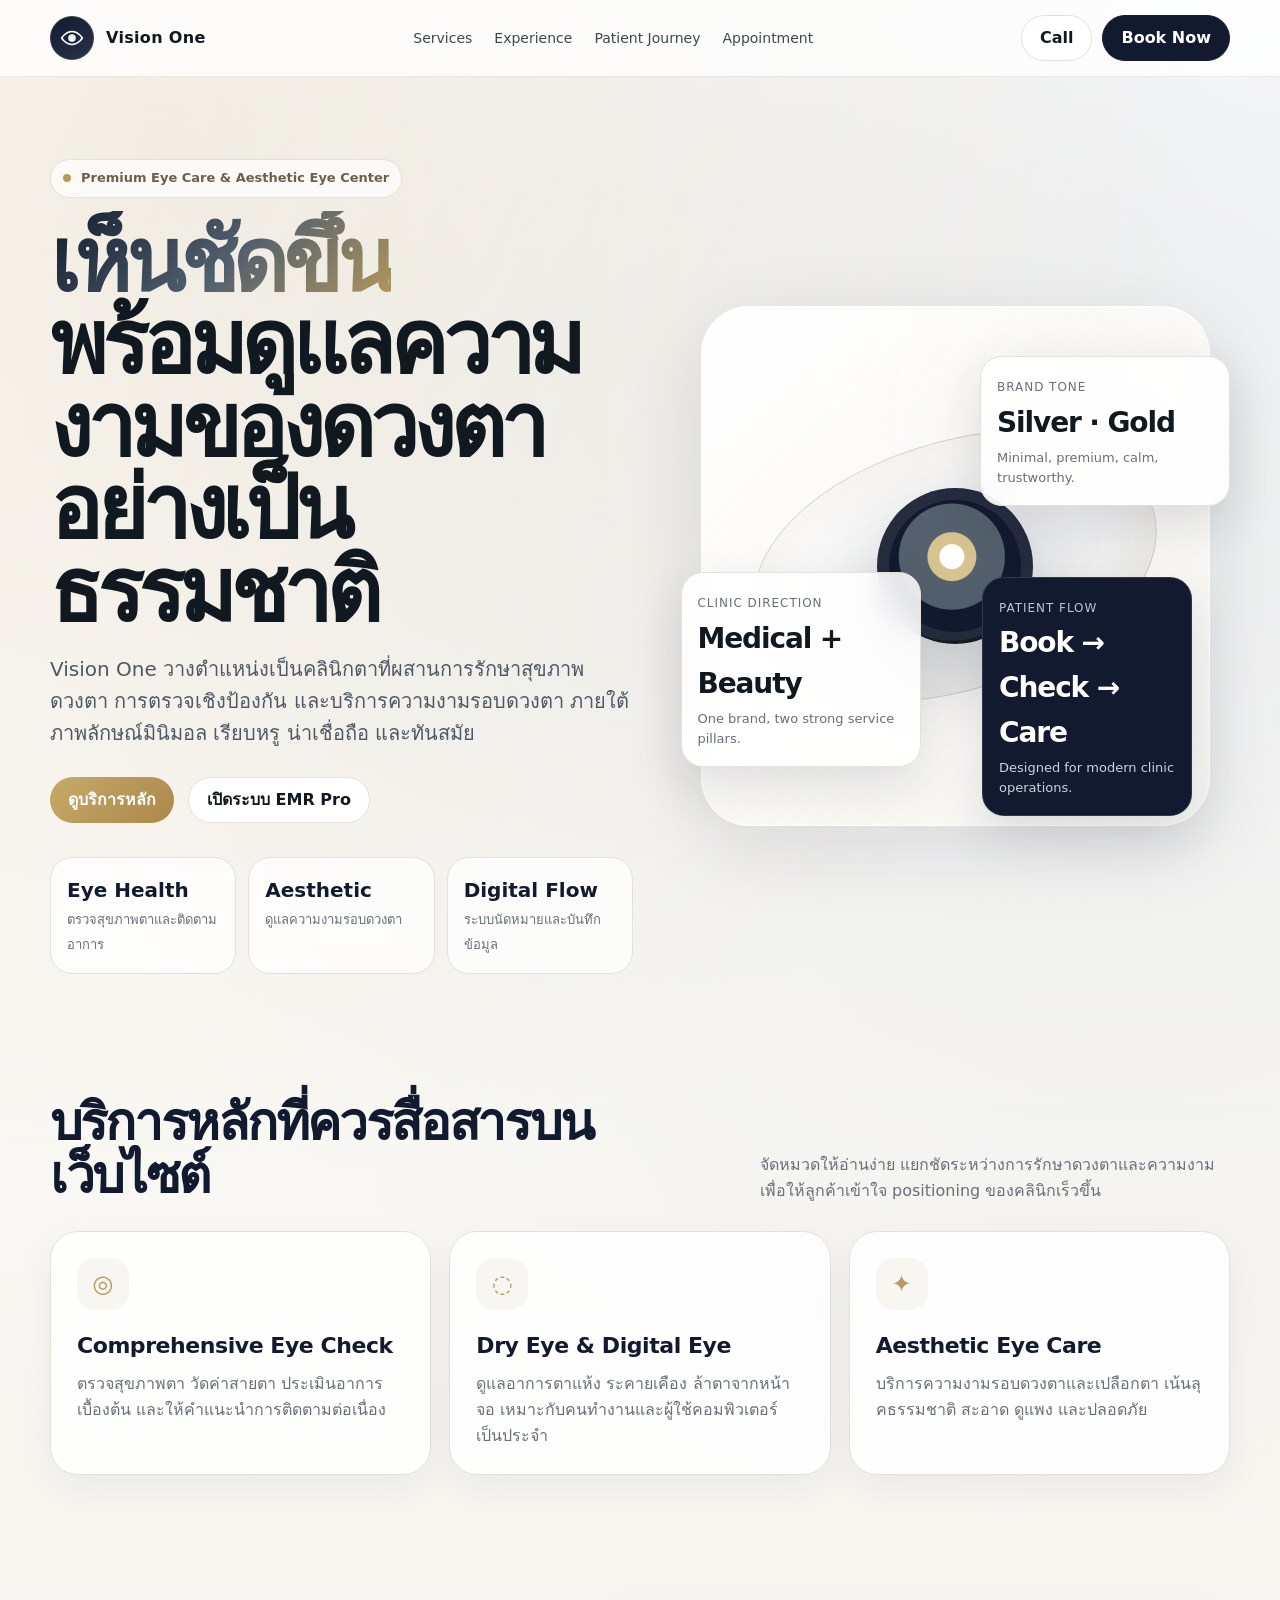
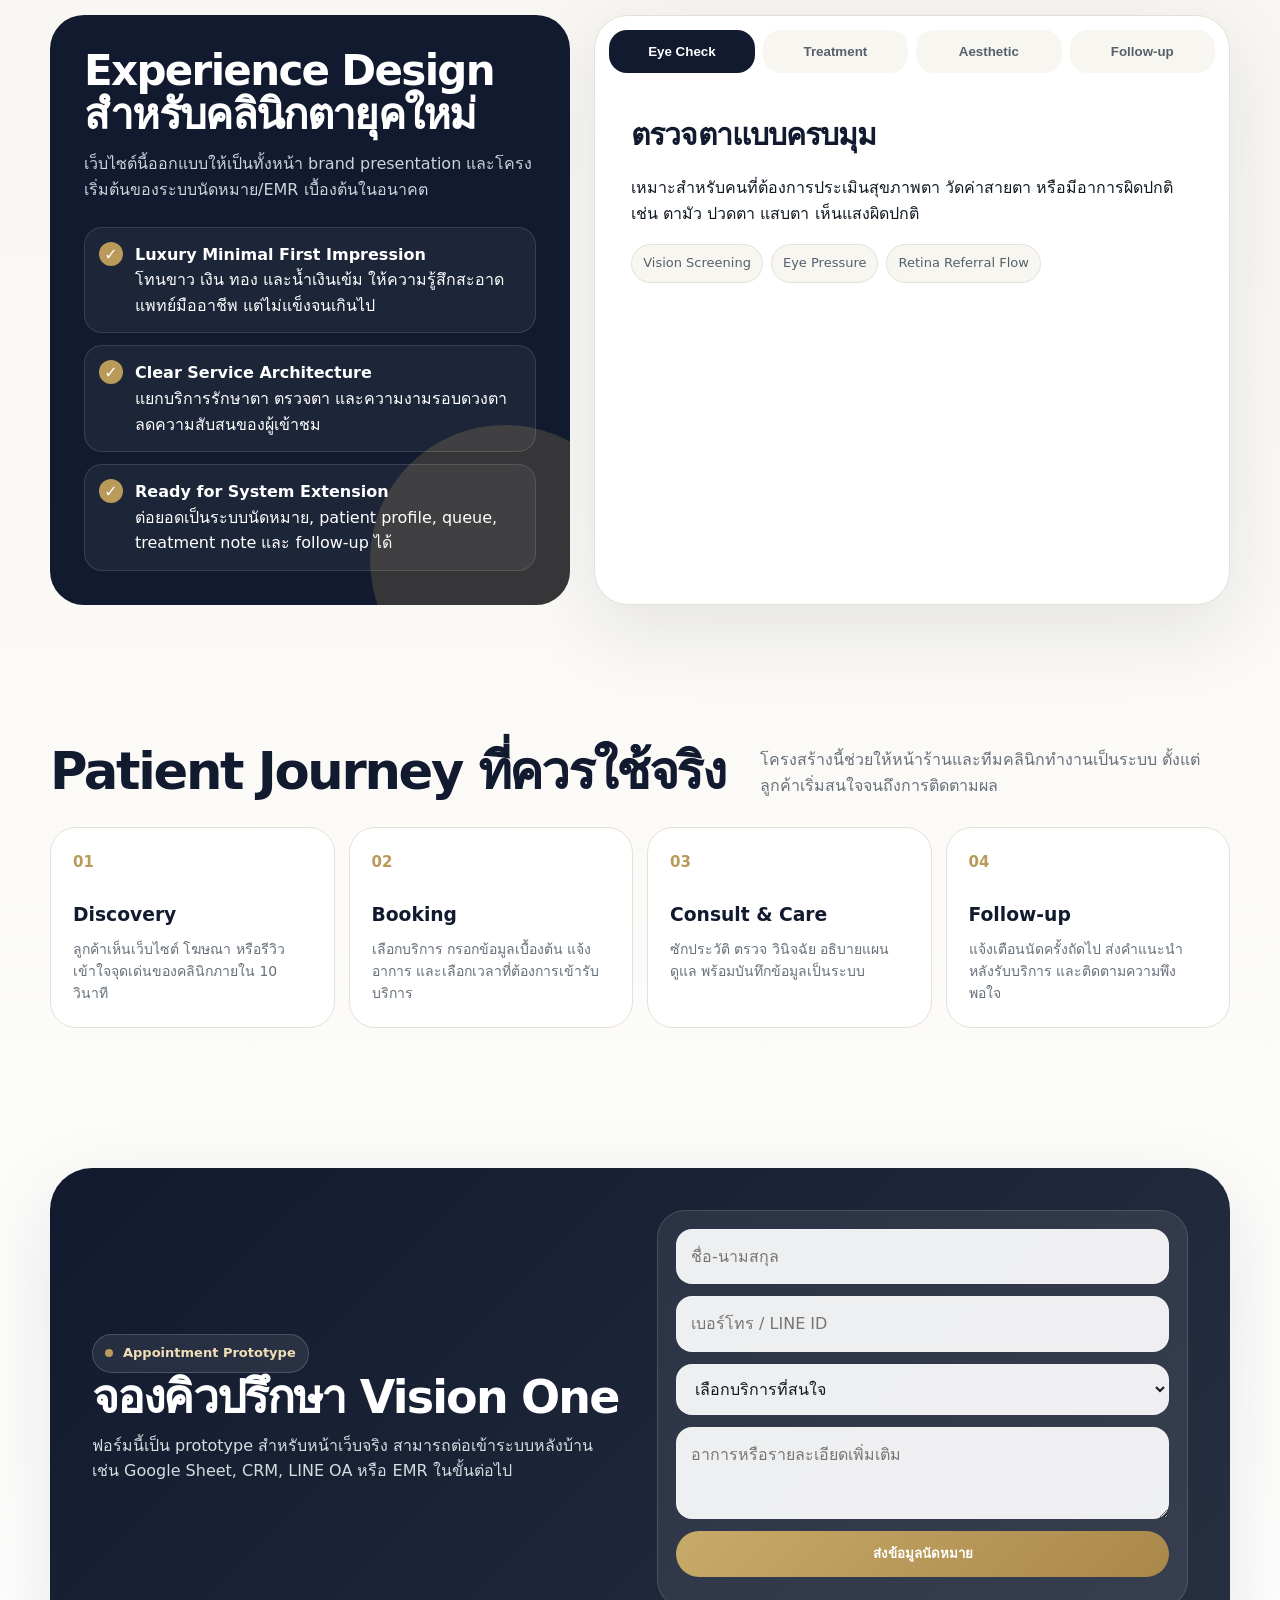
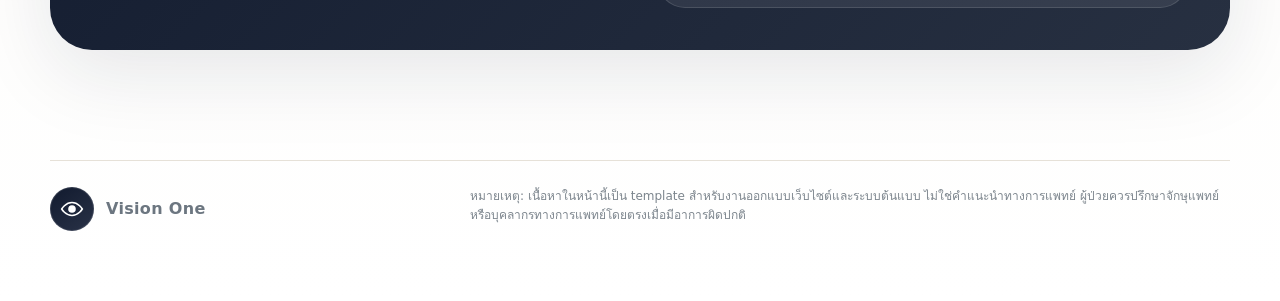
<file: landing.html>
<!doctype html>
<html lang="th">
<head>
  <meta charset="utf-8" />
  <meta name="viewport" content="width=device-width, initial-scale=1" />
  <title>Vision One Eye Clinic | Premium Eye Care & Aesthetic Eye Center</title>
  <meta name="description" content="Vision One Eye Clinic คลินิกดูแลสุขภาพดวงตาและความงามรอบดวงตา โทนมินิมอล เรียบหรู พร้อมระบบนัดหมายและบริการครบวงจร" />
  <style>
    :root{--ink:#101820;--muted:#66707a;--line:#e6e1d8;--soft:#f8f6f1;--paper:#fff;--silver:#d9dde1;--gold:#b99a5b;--gold2:#d2bb82;--navy:#111a2e;--shadow:0 24px 80px rgba(17,26,46,.10);--radius:28px}*{box-sizing:border-box}html{scroll-behavior:smooth}body{margin:0;color:var(--ink);font-family:Inter,ui-sans-serif,system-ui,-apple-system,BlinkMacSystemFont,"Segoe UI","Noto Sans Thai",sans-serif;background:radial-gradient(circle at 12% 4%,rgba(185,154,91,.16),transparent 30%),radial-gradient(circle at 88% 12%,rgba(217,221,225,.48),transparent 34%),linear-gradient(180deg,#fff 0%,#f8f6f1 42%,#fff 100%);line-height:1.6}a{color:inherit;text-decoration:none}.container{width:min(1180px,calc(100% - 40px));margin-inline:auto}.nav{position:sticky;top:0;z-index:50;backdrop-filter:blur(18px);background:rgba(255,255,255,.76);border-bottom:1px solid rgba(230,225,216,.72)}.nav-inner{height:76px;display:flex;align-items:center;justify-content:space-between;gap:24px}.brand{display:flex;align-items:center;gap:12px;font-weight:800;letter-spacing:.02em}.mark{width:44px;height:44px;border-radius:50%;display:grid;place-items:center;background:linear-gradient(145deg,var(--navy),#293247);color:#fff;box-shadow:inset 0 0 0 1px rgba(255,255,255,.12)}.mark svg{width:26px;height:26px}.nav-links{display:flex;align-items:center;gap:22px;color:#3d4852;font-size:14px}.nav-cta{display:flex;gap:10px;align-items:center}.btn{display:inline-flex;align-items:center;justify-content:center;gap:10px;min-height:46px;padding:0 18px;border-radius:999px;border:1px solid var(--line);background:#fff;font-weight:700;transition:.2s ease;cursor:pointer}.btn:hover{transform:translateY(-1px);box-shadow:0 12px 30px rgba(17,26,46,.08)}.btn.primary{background:var(--navy);color:#fff;border-color:var(--navy)}.btn.gold{background:linear-gradient(135deg,#c7aa69,#aa8849);color:#fff;border:0}.hero{padding:82px 0 52px}.hero-grid{display:grid;grid-template-columns:1.03fr .97fr;gap:48px;align-items:center}.eyebrow{display:inline-flex;align-items:center;gap:10px;padding:8px 12px;border:1px solid var(--line);border-radius:999px;background:rgba(255,255,255,.72);color:#6d6045;font-size:13px;font-weight:700}.dot{width:8px;height:8px;border-radius:99px;background:var(--gold)}h1{font-size:clamp(44px,7vw,86px);line-height:.96;margin:22px 0 20px;letter-spacing:-.06em}.gradient-text{background:linear-gradient(135deg,var(--navy),#51606e 52%,var(--gold));-webkit-background-clip:text;background-clip:text;color:transparent}.lead{font-size:20px;color:#4d5965;max-width:640px;margin:0 0 28px}.hero-actions{display:flex;gap:14px;flex-wrap:wrap;margin-bottom:34px}.trust-row{display:grid;grid-template-columns:repeat(3,1fr);gap:12px;max-width:650px}.trust-card{background:rgba(255,255,255,.78);border:1px solid var(--line);border-radius:22px;padding:16px}.trust-card b{display:block;font-size:20px;color:var(--navy)}.trust-card span{font-size:13px;color:var(--muted)}.visual{position:relative;min-height:560px}.orb{position:absolute;inset:20px;border-radius:48px;background:linear-gradient(135deg,rgba(255,255,255,.95),rgba(248,246,241,.74)),radial-gradient(circle at 70% 22%,rgba(185,154,91,.28),transparent 34%);box-shadow:var(--shadow);border:1px solid rgba(255,255,255,.78);overflow:hidden}.eye-abstract{position:absolute;inset:42px;display:grid;place-items:center}.eye-abstract:before{content:"";width:410px;height:250px;border-radius:58% 42% 58% 42%/54% 46% 54% 46%;border:1px solid rgba(17,26,46,.16);transform:rotate(-11deg);background:linear-gradient(135deg,rgba(255,255,255,.80),rgba(217,221,225,.45));box-shadow:inset 0 0 60px rgba(185,154,91,.12)}.iris{position:absolute;width:156px;height:156px;border-radius:50%;background:radial-gradient(circle at 48% 44%,#fff 0 10%,#d7c390 11% 20%,#54606d 21% 44%,#111a2e 45% 70%,#05080d 71% 100%);box-shadow:0 30px 80px rgba(17,26,46,.22),inset 0 0 0 12px rgba(255,255,255,.08)}.float-card{position:absolute;background:rgba(255,255,255,.88);border:1px solid var(--line);border-radius:22px;box-shadow:0 18px 50px rgba(17,26,46,.12);padding:16px;backdrop-filter:blur(16px)}.float-card.one{left:0;bottom:80px;width:240px}.float-card.two{right:0;top:70px;width:250px}.float-card.three{right:38px;bottom:30px;width:210px;background:var(--navy);color:#fff;border-color:rgba(255,255,255,.12)}.mini-label{font-size:12px;color:var(--muted);text-transform:uppercase;letter-spacing:.08em}.float-card.three .mini-label{color:#bfc6ce}.metric{font-size:28px;font-weight:900;letter-spacing:-.04em;margin:2px 0}section{padding:70px 0}.section-head{display:flex;align-items:end;justify-content:space-between;gap:32px;margin-bottom:28px}.section-head h2{font-size:clamp(32px,4vw,54px);line-height:1.05;margin:0;letter-spacing:-.045em;color:var(--navy)}.section-head p{color:var(--muted);max-width:470px;margin:0}.cards{display:grid;grid-template-columns:repeat(3,1fr);gap:18px}.card{background:rgba(255,255,255,.85);border:1px solid var(--line);border-radius:var(--radius);padding:26px;box-shadow:0 14px 38px rgba(17,26,46,.06)}.icon{width:52px;height:52px;border-radius:18px;display:grid;place-items:center;background:var(--soft);color:var(--gold);font-size:24px;margin-bottom:18px}.card h3{margin:0 0 8px;font-size:22px;letter-spacing:-.02em;color:var(--navy)}.card p{margin:0;color:var(--muted)}.split{display:grid;grid-template-columns:.9fr 1.1fr;gap:24px;align-items:stretch}.panel{background:var(--navy);color:#fff;border-radius:34px;padding:34px;position:relative;overflow:hidden}.panel:after{content:"";position:absolute;right:-70px;bottom:-90px;width:270px;height:270px;border-radius:50%;background:rgba(185,154,91,.22)}.panel h2{font-size:42px;line-height:1.05;margin:0 0 14px;letter-spacing:-.04em}.panel p{color:#cdd3da;margin:0 0 22px}.list{display:grid;gap:12px;margin-top:24px;position:relative;z-index:1}.list-item{display:flex;gap:12px;align-items:flex-start;padding:14px;border:1px solid rgba(255,255,255,.12);border-radius:18px;background:rgba(255,255,255,.05)}.check{width:24px;height:24px;border-radius:50%;background:var(--gold);display:grid;place-items:center;flex:0 0 auto;color:#fff;font-weight:900}.service-tabs{background:#fff;border:1px solid var(--line);border-radius:34px;padding:14px;box-shadow:var(--shadow)}.tab-buttons{display:grid;grid-template-columns:repeat(4,1fr);gap:8px;margin-bottom:16px}.tab-btn{border:0;border-radius:18px;background:var(--soft);padding:14px 10px;font-weight:800;color:#56616c;cursor:pointer}.tab-btn.active{background:var(--navy);color:#fff}.tab-content{display:none;padding:22px}.tab-content.active{display:block}.tab-content h3{font-size:30px;margin:0 0 8px;letter-spacing:-.03em;color:var(--navy)}.tag-row{display:flex;flex-wrap:wrap;gap:8px;margin-top:18px}.tag{padding:8px 11px;background:var(--soft);border:1px solid var(--line);border-radius:999px;font-size:13px;color:#52606b}.journey{display:grid;grid-template-columns:repeat(4,1fr);gap:14px;counter-reset:step}.step{counter-increment:step;background:#fff;border:1px solid var(--line);border-radius:26px;padding:22px;position:relative;overflow:hidden}.step:before{content:counter(step,decimal-leading-zero);display:block;color:var(--gold);font-size:15px;font-weight:900;margin-bottom:26px}.step h3{margin:0 0 8px;color:var(--navy)}.step p{margin:0;color:var(--muted);font-size:14px}.appointment{background:linear-gradient(135deg,#111a2e,#273041);color:#fff;border-radius:42px;padding:42px;display:grid;grid-template-columns:1fr 1fr;gap:34px;align-items:center;box-shadow:var(--shadow)}.appointment h2{font-size:46px;line-height:1.05;margin:0 0 12px;letter-spacing:-.04em}.appointment p{color:#d6dbe0;margin:0}form{display:grid;gap:12px;background:rgba(255,255,255,.08);border:1px solid rgba(255,255,255,.12);padding:18px;border-radius:28px}input,select,textarea{width:100%;border:1px solid rgba(255,255,255,.18);background:rgba(255,255,255,.92);border-radius:16px;padding:14px;font:inherit;color:var(--ink)}textarea{min-height:92px;resize:vertical}.footer{padding:40px 0 70px;color:#6c7680}.footer-inner{display:flex;justify-content:space-between;gap:28px;border-top:1px solid var(--line);padding-top:26px}.notice{font-size:12px;color:#7c858d;max-width:760px}@media(max-width:920px){.nav-links{display:none}.hero-grid,.split,.appointment{grid-template-columns:1fr}.visual{min-height:460px}.cards,.journey{grid-template-columns:1fr 1fr}.tab-buttons{grid-template-columns:1fr 1fr}}@media(max-width:620px){.container{width:min(100% - 24px,1180px)}.nav-cta .btn:not(.primary){display:none}.hero{padding-top:44px}.trust-row,.cards,.journey{grid-template-columns:1fr}.visual{min-height:420px}.float-card.one{left:8px;bottom:60px}.float-card.two{right:6px;top:36px}.float-card.three{right:12px;bottom:10px}.appointment{padding:26px;border-radius:30px}.footer-inner{flex-direction:column}}
  </style>
</head>
<body>
  <nav class="nav"><div class="container nav-inner"><a class="brand" href="#top" aria-label="Vision One Home"><span class="mark" aria-hidden="true"><svg viewBox="0 0 48 48" fill="none"><path d="M5 24s7-12 19-12 19 12 19 12-7 12-19 12S5 24 5 24Z" stroke="currentColor" stroke-width="3"/><circle cx="24" cy="24" r="7" fill="currentColor"/></svg></span><span>Vision One</span></a><div class="nav-links"><a href="#services">Services</a><a href="#experience">Experience</a><a href="#journey">Patient Journey</a><a href="#appointment">Appointment</a></div><div class="nav-cta"><a class="btn" href="tel:+66000000000">Call</a><a class="btn primary" href="#appointment">Book Now</a></div></div></nav>
  <main id="top">
    <section class="hero"><div class="container hero-grid"><div><span class="eyebrow"><span class="dot"></span> Premium Eye Care & Aesthetic Eye Center</span><h1><span class="gradient-text">เห็นชัดขึ้น</span><br/>พร้อมดูแลความงามของดวงตาอย่างเป็นธรรมชาติ</h1><p class="lead">Vision One วางตำแหน่งเป็นคลินิกตาที่ผสานการรักษาสุขภาพดวงตา การตรวจเชิงป้องกัน และบริการความงามรอบดวงตา ภายใต้ภาพลักษณ์มินิมอล เรียบหรู น่าเชื่อถือ และทันสมัย</p><div class="hero-actions"><a class="btn gold" href="#services">ดูบริการหลัก</a><a class="btn" href="index.html">เปิดระบบ EMR Pro</a></div><div class="trust-row"><div class="trust-card"><b>Eye Health</b><span>ตรวจสุขภาพตาและติดตามอาการ</span></div><div class="trust-card"><b>Aesthetic</b><span>ดูแลความงามรอบดวงตา</span></div><div class="trust-card"><b>Digital Flow</b><span>ระบบนัดหมายและบันทึกข้อมูล</span></div></div></div><div class="visual" aria-hidden="true"><div class="orb"><div class="eye-abstract"><div class="iris"></div></div></div><div class="float-card one"><span class="mini-label">Clinic Direction</span><div class="metric">Medical + Beauty</div><div style="color:var(--muted);font-size:13px">One brand, two strong service pillars.</div></div><div class="float-card two"><span class="mini-label">Brand Tone</span><div class="metric">Silver · Gold</div><div style="color:var(--muted);font-size:13px">Minimal, premium, calm, trustworthy.</div></div><div class="float-card three"><span class="mini-label">Patient Flow</span><div class="metric">Book → Check → Care</div><div style="font-size:13px;color:#cdd3da">Designed for modern clinic operations.</div></div></div></div></section>
    <section id="services"><div class="container"><div class="section-head"><h2>บริการหลักที่ควรสื่อสารบนเว็บไซต์</h2><p>จัดหมวดให้อ่านง่าย แยกชัดระหว่างการรักษาดวงตาและความงาม เพื่อให้ลูกค้าเข้าใจ positioning ของคลินิกเร็วขึ้น</p></div><div class="cards"><article class="card"><div class="icon">◎</div><h3>Comprehensive Eye Check</h3><p>ตรวจสุขภาพตา วัดค่าสายตา ประเมินอาการเบื้องต้น และให้คำแนะนำการติดตามต่อเนื่อง</p></article><article class="card"><div class="icon">◌</div><h3>Dry Eye & Digital Eye</h3><p>ดูแลอาการตาแห้ง ระคายเคือง ล้าตาจากหน้าจอ เหมาะกับคนทำงานและผู้ใช้คอมพิวเตอร์เป็นประจำ</p></article><article class="card"><div class="icon">✦</div><h3>Aesthetic Eye Care</h3><p>บริการความงามรอบดวงตาและเปลือกตา เน้นลุคธรรมชาติ สะอาด ดูแพง และปลอดภัย</p></article></div></div></section>
    <section id="experience"><div class="container split"><div class="panel"><h2>Experience Design สำหรับคลินิกตายุคใหม่</h2><p>เว็บไซต์นี้ออกแบบให้เป็นทั้งหน้า brand presentation และโครงเริ่มต้นของระบบนัดหมาย/EMR เบื้องต้นในอนาคต</p><div class="list"><div class="list-item"><span class="check">✓</span><div><b>Luxury Minimal First Impression</b><br><span>โทนขาว เงิน ทอง และน้ำเงินเข้ม ให้ความรู้สึกสะอาด แพทย์มืออาชีพ แต่ไม่แข็งจนเกินไป</span></div></div><div class="list-item"><span class="check">✓</span><div><b>Clear Service Architecture</b><br><span>แยกบริการรักษาตา ตรวจตา และความงามรอบดวงตา ลดความสับสนของผู้เข้าชม</span></div></div><div class="list-item"><span class="check">✓</span><div><b>Ready for System Extension</b><br><span>ต่อยอดเป็นระบบนัดหมาย, patient profile, queue, treatment note และ follow-up ได้</span></div></div></div></div><div class="service-tabs"><div class="tab-buttons" role="tablist"><button class="tab-btn active" data-tab="tab1">Eye Check</button><button class="tab-btn" data-tab="tab2">Treatment</button><button class="tab-btn" data-tab="tab3">Aesthetic</button><button class="tab-btn" data-tab="tab4">Follow-up</button></div><div class="tab-content active" id="tab1"><h3>ตรวจตาแบบครบมุม</h3><p>เหมาะสำหรับคนที่ต้องการประเมินสุขภาพตา วัดค่าสายตา หรือมีอาการผิดปกติ เช่น ตามัว ปวดตา แสบตา เห็นแสงผิดปกติ</p><div class="tag-row"><span class="tag">Vision Screening</span><span class="tag">Eye Pressure</span><span class="tag">Retina Referral Flow</span></div></div><div class="tab-content" id="tab2"><h3>ดูแลอาการและวางแผนรักษา</h3><p>จัด flow ให้คนไข้เข้าใจขั้นตอนตั้งแต่ซักประวัติ ตรวจ วินิจฉัย อธิบายทางเลือก และวางแผนติดตามผล</p><div class="tag-row"><span class="tag">Dry Eye</span><span class="tag">Allergy</span><span class="tag">Digital Eye Strain</span></div></div><div class="tab-content" id="tab3"><h3>ความงามรอบดวงตา</h3><p>แยกภาพจำจากคลินิกตาทั่วไปด้วยบริการ aesthetic ที่ยังคงความน่าเชื่อถือ สะอาด และดูแพง</p><div class="tag-row"><span class="tag">Eyelid</span><span class="tag">Under-eye</span><span class="tag">Natural Look</span></div></div><div class="tab-content" id="tab4"><h3>ติดตามผลอย่างเป็นระบบ</h3><p>วางรากฐานสำหรับ reminder, ประวัติการรักษา, prescription, note แพทย์ และ dashboard คนไข้ในอนาคต</p><div class="tag-row"><span class="tag">Reminder</span><span class="tag">Treatment Note</span><span class="tag">Patient Timeline</span></div></div></div></div></section>
    <section id="journey"><div class="container"><div class="section-head"><h2>Patient Journey ที่ควรใช้จริง</h2><p>โครงสร้างนี้ช่วยให้หน้าร้านและทีมคลินิกทำงานเป็นระบบ ตั้งแต่ลูกค้าเริ่มสนใจจนถึงการติดตามผล</p></div><div class="journey"><div class="step"><h3>Discovery</h3><p>ลูกค้าเห็นเว็บไซต์ โฆษณา หรือรีวิว เข้าใจจุดเด่นของคลินิกภายใน 10 วินาที</p></div><div class="step"><h3>Booking</h3><p>เลือกบริการ กรอกข้อมูลเบื้องต้น แจ้งอาการ และเลือกเวลาที่ต้องการเข้ารับบริการ</p></div><div class="step"><h3>Consult & Care</h3><p>ซักประวัติ ตรวจ วินิจฉัย อธิบายแผนดูแล พร้อมบันทึกข้อมูลเป็นระบบ</p></div><div class="step"><h3>Follow-up</h3><p>แจ้งเตือนนัดครั้งถัดไป ส่งคำแนะนำหลังรับบริการ และติดตามความพึงพอใจ</p></div></div></div></section>
    <section id="appointment"><div class="container"><div class="appointment"><div><span class="eyebrow" style="background:rgba(255,255,255,.08);border-color:rgba(255,255,255,.16);color:#f0dfb6"><span class="dot"></span> Appointment Prototype</span><h2>จองคิวปรึกษา Vision One</h2><p>ฟอร์มนี้เป็น prototype สำหรับหน้าเว็บจริง สามารถต่อเข้าระบบหลังบ้าน เช่น Google Sheet, CRM, LINE OA หรือ EMR ในขั้นต่อไป</p></div><form onsubmit="handleSubmit(event)"><input required name="name" placeholder="ชื่อ-นามสกุล"/><input required name="phone" placeholder="เบอร์โทร / LINE ID"/><select required name="service"><option value="">เลือกบริการที่สนใจ</option><option>ตรวจสุขภาพตา</option><option>ปรึกษาอาการตาแห้ง / ล้าตา</option><option>ความงามรอบดวงตา</option><option>ติดตามผล / นัดหมายเดิม</option></select><textarea name="note" placeholder="อาการหรือรายละเอียดเพิ่มเติม"></textarea><button class="btn gold" type="submit">ส่งข้อมูลนัดหมาย</button><div id="formStatus" style="font-size:13px;color:#f2dfb2"></div></form></div></div></section>
  </main>
  <footer class="footer"><div class="container footer-inner"><div class="brand"><span class="mark"><svg viewBox="0 0 48 48" fill="none"><path d="M5 24s7-12 19-12 19 12 19 12-7 12-19 12S5 24 5 24Z" stroke="currentColor" stroke-width="3"/><circle cx="24" cy="24" r="7" fill="currentColor"/></svg></span><span>Vision One</span></div><div class="notice">หมายเหตุ: เนื้อหาในหน้านี้เป็น template สำหรับงานออกแบบเว็บไซต์และระบบต้นแบบ ไม่ใช่คำแนะนำทางการแพทย์ ผู้ป่วยควรปรึกษาจักษุแพทย์หรือบุคลากรทางการแพทย์โดยตรงเมื่อมีอาการผิดปกติ</div></div></footer>
  <script>document.querySelectorAll('.tab-btn').forEach(btn=>btn.addEventListener('click',()=>{document.querySelectorAll('.tab-btn').forEach(b=>b.classList.remove('active'));document.querySelectorAll('.tab-content').forEach(c=>c.classList.remove('active'));btn.classList.add('active');document.getElementById(btn.dataset.tab).classList.add('active')}));function handleSubmit(e){e.preventDefault();const data=Object.fromEntries(new FormData(e.target).entries());document.getElementById('formStatus').textContent=`บันทึกข้อมูลตัวอย่างแล้ว: ${data.name} — ทีมงานจะนำ flow นี้ไปเชื่อมระบบจริงต่อได้`;e.target.reset()}</script>
</body>
</html>
</file>
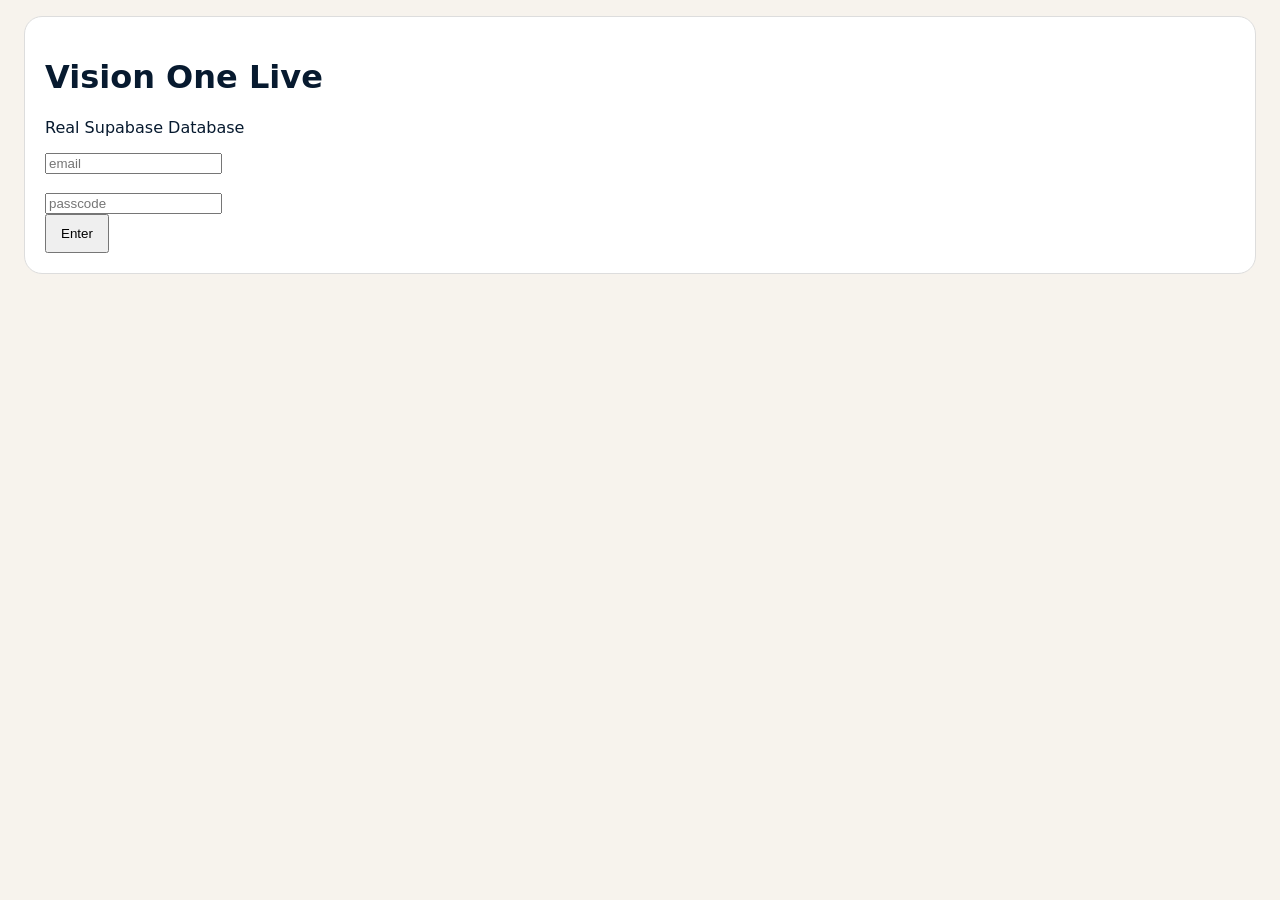
<file: live.html>
<!doctype html><html><head><meta charset="utf-8"><title>Vision One Live</title><link rel="stylesheet" href="/x.css"></head><body><div id="app">Loading</div><script src="/live.js"></script></body></html>
</file>
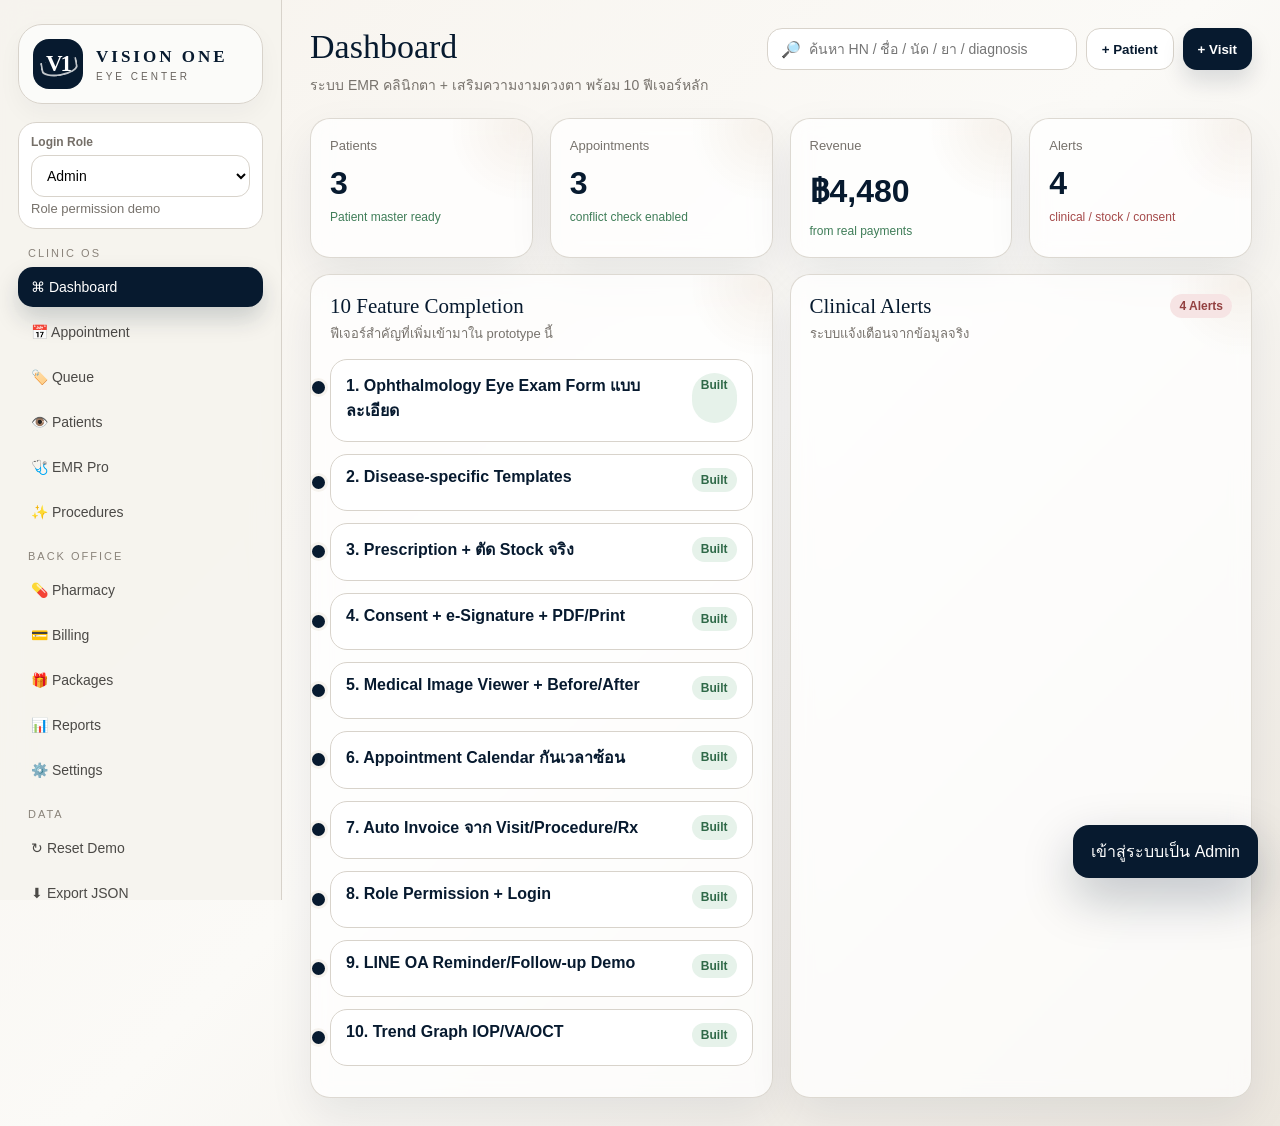
<file: vision_one_emr_dashboard.html>
<!DOCTYPE html>
<html lang="th">
<head>
<meta charset="UTF-8" />
<meta name="viewport" content="width=device-width,initial-scale=1.0" />
<title>Vision One EMR Pro</title>
<style>
:root{--navy:#071A2F;--ivory:#F6F3EE;--paper:#FBFAF7;--line:#D8D3CB;--gray:#77726c;--wood:#C8A784;--green:#3F7D58;--yellow:#B9892B;--red:#A54A4A;--blue:#E8EEF5;--shadow:0 18px 45px rgba(7,26,47,.08);--r:20px}*{box-sizing:border-box}body{margin:0;font-family:Inter,"Segoe UI",Tahoma,sans-serif;background:linear-gradient(135deg,#f7f3ed,#fbfaf7 50%,#ece7df);color:#2E2E2E}.app{display:grid;grid-template-columns:282px 1fr;min-height:100vh}aside{height:100vh;position:sticky;top:0;overflow:auto;padding:24px 18px;background:rgba(246,243,238,.92);border-right:1px solid var(--line);backdrop-filter:blur(14px)}.brand{display:flex;gap:13px;align-items:center;background:rgba(255,255,255,.58);border:1px solid var(--line);border-radius:24px;padding:14px;margin-bottom:18px;box-shadow:0 10px 25px rgba(7,26,47,.04)}.mark{width:50px;height:50px;border-radius:16px;background:var(--navy);color:#fff;display:grid;place-items:center;font-family:Georgia,serif;font-weight:900;font-size:23px;letter-spacing:-2px;position:relative}.mark:after{content:"";position:absolute;width:33px;height:14px;border:2px solid rgba(255,255,255,.75);border-top:none;border-radius:0 0 50% 50%;bottom:13px;left:8px;transform:rotate(-10deg)}.brand h1{margin:0;font-family:Georgia,serif;font-size:17px;letter-spacing:3px;color:var(--navy)}.brand p{margin:4px 0 0;font-size:10px;letter-spacing:3px;color:#68635e}.rolebox{background:#fff;border:1px solid var(--line);border-radius:18px;padding:12px;margin-bottom:16px}.rolebox label{margin-bottom:6px}.nav-section{margin:18px 0 8px;padding-left:10px;font-size:11px;color:#8a837a;letter-spacing:2px;text-transform:uppercase}.nav{display:flex;gap:11px;align-items:center;padding:12px 13px;border-radius:15px;margin-bottom:5px;cursor:pointer;color:#4b4946;font-size:14px;transition:.2s}.nav:hover{background:#fff;color:var(--navy)}.nav.active{background:var(--navy);color:#fff;box-shadow:0 12px 25px rgba(7,26,47,.18)}main{padding:28px}.top{display:flex;justify-content:space-between;gap:16px;align-items:flex-start;margin-bottom:22px}.title h2{margin:0;font-family:Georgia,serif;font-weight:500;color:var(--navy);font-size:34px}.title p{margin:8px 0 0;color:var(--gray);font-size:14px}.actions{display:flex;gap:9px;flex-wrap:wrap;justify-content:flex-end}.search{display:flex;align-items:center;gap:8px;background:#fff;border:1px solid var(--line);border-radius:15px;padding:0 13px;min-width:310px}.search input{border:0;outline:0;background:transparent;padding:12px 0;width:100%;font-size:14px}button{border:0;border-radius:14px;padding:11px 15px;background:var(--navy);color:#fff;font-weight:800;cursor:pointer;box-shadow:0 12px 22px rgba(7,26,47,.13);transition:.18s}button:hover{transform:translateY(-1px)}button.secondary{background:#fff;color:var(--navy);border:1px solid var(--line);box-shadow:none}button.ghost{background:transparent;color:var(--navy);border:1px solid var(--line);box-shadow:none}button.green{background:var(--green)}button.red{background:var(--red)}button.small{padding:7px 9px;border-radius:10px;font-size:12px}.view{display:none;animation:fade .22s}.view.active{display:block}@keyframes fade{from{opacity:.4;transform:translateY(5px)}to{opacity:1}}.grid{display:grid;gap:17px}.c4{grid-template-columns:repeat(4,1fr)}.c3{grid-template-columns:repeat(3,1fr)}.c2{grid-template-columns:repeat(2,1fr)}.card{background:rgba(255,255,255,.75);border:1px solid rgba(216,211,203,.85);border-radius:var(--r);box-shadow:var(--shadow);padding:19px;position:relative;overflow:hidden;backdrop-filter:blur(10px)}.card:before{content:"";position:absolute;right:-70px;top:-70px;width:160px;height:160px;border-radius:50%;background:radial-gradient(circle,rgba(200,167,132,.14),transparent 65%)}.card>*{position:relative}.head{display:flex;justify-content:space-between;gap:12px;align-items:flex-start;margin-bottom:15px}.card h3{margin:0;font-family:Georgia,serif;color:var(--navy);font-size:21px;font-weight:500}.sub{font-size:13px;color:var(--gray);margin-top:4px}.kpi{min-height:124px}.kpi .lab{font-size:13px;color:var(--gray);margin-bottom:12px}.kpi .val{font-size:32px;color:var(--navy);font-weight:900}.kpi .delta{font-size:12px;margin-top:8px;color:var(--green)}table{width:100%;border-collapse:separate;border-spacing:0 9px}th{text-align:left;color:#8a837a;font-size:12px;text-transform:uppercase;letter-spacing:1.4px;padding:0 11px}td{background:rgba(255,255,255,.78);border-top:1px solid var(--line);border-bottom:1px solid var(--line);padding:12px 11px;font-size:14px;vertical-align:middle}td:first-child{border-left:1px solid var(--line);border-radius:13px 0 0 13px}td:last-child{border-right:1px solid var(--line);border-radius:0 13px 13px 0}.badge{display:inline-flex;border-radius:999px;padding:5px 9px;font-size:12px;font-weight:900}.bgreen{background:#E6F2EA;color:#2f6948}.byellow{background:#F7EEDB;color:#8c641b}.bred{background:#F6E4E4;color:#934141}.bblue{background:var(--blue);color:#28415d}.bgray{background:#eeeae5;color:#5f5a54}label{display:block;font-size:12px;color:#756f68;margin-bottom:6px;font-weight:800}input,select,textarea{width:100%;border:1px solid var(--line);border-radius:13px;padding:11px;background:rgba(255,255,255,.92);font-size:14px;outline:0}textarea{min-height:88px;resize:vertical;line-height:1.55}.form{display:grid;grid-template-columns:repeat(2,1fr);gap:13px}.span{grid-column:1/-1}.tabs{display:flex;gap:8px;flex-wrap:wrap;margin-bottom:16px}.tab{padding:9px 13px;border-radius:999px;border:1px solid var(--line);background:#fff;cursor:pointer;font-size:13px}.tab.active{background:var(--navy);color:#fff;border-color:var(--navy)}.mt{margin-top:16px}.mb{margin-bottom:16px}.split{display:flex;justify-content:space-between;align-items:center;gap:12px}.empty{padding:28px;text-align:center;color:var(--gray);border:1px dashed var(--line);border-radius:17px;background:rgba(255,255,255,.45)}.modal-bg{position:fixed;inset:0;background:rgba(7,26,47,.36);display:none;z-index:99;align-items:center;justify-content:center;padding:18px;backdrop-filter:blur(8px)}.modal-bg.active{display:flex}.modal{width:min(950px,100%);max-height:90vh;overflow:auto;background:var(--paper);border:1px solid var(--line);border-radius:28px;box-shadow:0 30px 80px rgba(7,26,47,.28);padding:23px}.modal-head{display:flex;justify-content:space-between;gap:12px;margin-bottom:16px}.modal h3{margin:0;font-family:Georgia,serif;color:var(--navy);font-size:26px}.timeline{position:relative;padding-left:22px}.timeline:before{content:"";position:absolute;left:7px;top:3px;bottom:3px;width:1px;background:var(--line)}.tl{position:relative;background:#fff;border:1px solid var(--line);border-radius:17px;padding:13px 15px;margin-bottom:12px}.tl:before{content:"";position:absolute;left:-22px;top:18px;width:13px;height:13px;background:var(--navy);border:3px solid var(--ivory);border-radius:50%}.tl-title{display:flex;justify-content:space-between;font-weight:900;color:var(--navy);margin-bottom:5px}.queue{display:grid;grid-template-columns:repeat(5,minmax(170px,1fr));gap:13px;overflow:auto}.qcol{border:1px solid var(--line);border-radius:18px;background:rgba(255,255,255,.5);padding:12px;min-height:320px}.qcol.drag{outline:2px dashed var(--navy);background:#fff}.qcol h4{margin:0 0 10px;color:var(--navy);font-size:13px;text-transform:uppercase;letter-spacing:1px}.qcard{background:#fff;border:1px solid var(--line);border-radius:15px;padding:11px;margin-bottom:9px;box-shadow:0 8px 18px rgba(7,26,47,.05);cursor:grab}.qcard strong{display:block;color:var(--navy);margin-bottom:4px}.qcard small{color:var(--gray)}.exam{display:grid;grid-template-columns:1fr 1fr;gap:13px}.eye{border:1px solid var(--line);border-radius:17px;background:#fff;padding:14px}.eye h4{margin:0 0 10px;font-family:Georgia,serif;color:var(--navy)}.sig{height:150px;background:#fff;border:1px solid var(--line);border-radius:15px;cursor:crosshair}.viewer{display:grid;grid-template-columns:1fr 1fr;gap:14px}.photo{height:260px;border-radius:18px;border:1px solid var(--line);background:linear-gradient(135deg,#f6f3ee,#d8d3cb);display:grid;place-items:center;color:var(--navy);font-family:Georgia,serif;font-size:22px;position:relative;overflow:hidden}.photo:after{content:"";width:120px;height:50px;border:4px solid rgba(7,26,47,.42);border-radius:50%;position:absolute}.chart{width:100%;height:220px;background:#fff;border:1px solid var(--line);border-radius:16px}.toast{position:fixed;right:22px;bottom:22px;background:var(--navy);color:white;padding:14px 18px;border-radius:16px;box-shadow:0 20px 50px rgba(7,26,47,.25);z-index:140;opacity:0;transform:translateY(10px);transition:.25s}.toast.show{opacity:1;transform:none}.hide-role{opacity:.35;pointer-events:none}@media(max-width:1180px){.c4{grid-template-columns:repeat(2,1fr)}.queue{grid-template-columns:repeat(3,minmax(220px,1fr))}.viewer{grid-template-columns:1fr}}@media(max-width:820px){.app{grid-template-columns:1fr}aside{height:auto;position:relative}.top{flex-direction:column}.actions,.search{width:100%;min-width:0}.c4,.c3,.c2,.form,.exam{grid-template-columns:1fr}.queue{grid-template-columns:1fr}main{padding:18px}}
</style>
</head>
<body>
<div class="app">
<aside>
<div class="brand"><div class="mark">V1</div><div><h1>VISION ONE</h1><p>EYE CENTER</p></div></div>
<div class="rolebox"><label>Login Role</label><select id="role" onchange="setRole(this.value)"><option>Admin</option><option>Doctor</option><option>Nurse</option><option>Reception</option><option>Pharmacy</option><option>Cashier</option></select><div class="sub">Role permission demo</div></div>
<div class="nav-section">Clinic OS</div>
<div class="nav active" data-v="dashboard">⌘ Dashboard</div><div class="nav" data-v="appointments">📅 Appointment</div><div class="nav" data-v="queue">🏷️ Queue</div><div class="nav" data-v="patients">👁️ Patients</div><div class="nav" data-v="emr">🩺 EMR Pro</div><div class="nav" data-v="procedures">✨ Procedures</div>
<div class="nav-section">Back Office</div>
<div class="nav" data-v="pharmacy">💊 Pharmacy</div><div class="nav" data-v="billing">💳 Billing</div><div class="nav" data-v="packages">🎁 Packages</div><div class="nav" data-v="reports">📊 Reports</div><div class="nav" data-v="settings">⚙️ Settings</div>
<div class="nav-section">Data</div><div class="nav" onclick="resetData()">↻ Reset Demo</div><div class="nav" onclick="exportJSON()">⬇ Export JSON</div>
</aside>
<main>
<div class="top"><div class="title"><h2 id="pageTitle">Dashboard</h2><p id="pageSub">ระบบ EMR คลินิกตา + เสริมความงามดวงตา พร้อม 10 ฟีเจอร์หลัก</p></div><div class="actions"><div class="search"><span>🔎</span><input id="search" placeholder="ค้นหา HN / ชื่อ / นัด / ยา / diagnosis" /></div><button class="secondary" onclick="openPatientModal()">+ Patient</button><button onclick="openVisitModal()">+ Visit</button></div></div>
<section id="dashboard" class="view active"><div id="kpis" class="grid c4 mb"></div><div class="grid c2"><div class="card"><div class="head"><div><h3>10 Feature Completion</h3><div class="sub">ฟีเจอร์สำคัญที่เพิ่มเข้ามาใน prototype นี้</div></div></div><div id="featureList"></div></div><div class="card"><div class="head"><div><h3>Clinical Alerts</h3><div class="sub">ระบบแจ้งเตือนจากข้อมูลจริง</div></div><span id="alertBadge" class="badge bred">0</span></div><div id="alerts" class="timeline"></div></div></div></section>
<section id="appointments" class="view"><div class="card mb"><div class="head"><div><h3>Smart Appointment Calendar</h3><div class="sub">กันเวลาซ้อนตามแพทย์ / ห้อง / เครื่องมือ + ส่ง LINE reminder demo</div></div><button onclick="openApptModal()">+ Appointment</button></div><div id="calendar"></div></div><div class="card"><div id="apptTable"></div></div></section>
<section id="queue" class="view"><div class="card mb"><div class="split"><div><h3>Queue Workflow</h3><div class="sub">ลากคิว / กด Next / เปิดจอเรียกคิว</div></div><button class="secondary" onclick="queueDisplay()">Queue Display</button></div></div><div id="queueBoard" class="queue"></div></section>
<section id="patients" class="view"><div class="grid c2"><div class="card"><div class="head"><div><h3>Patient Master</h3><div class="sub">ข้อมูลละเอียด + PDPA + insurance + emergency contact</div></div><button onclick="openPatientModal()">+ Patient</button></div><div id="patientTable"></div></div><div class="card" id="patientProfile"></div></div></section>
<section id="emr" class="view"><div class="tabs" id="emrTabs"></div><div id="emrBox"></div></section>
<section id="procedures" class="view"><div class="grid c3 mb"><div class="card"><h3>Pre-op</h3><p class="sub">Checklist, contraindication, consent, quote, deposit</p></div><div class="card"><h3>Procedure Day</h3><p class="sub">Lot, diagram, timeout, complication note</p></div><div class="card"><h3>Post-care</h3><p class="sub">Instruction, Day 1/7/30 follow-up, before-after</p></div></div><div class="card"><div class="head"><div><h3>Procedure Workflow</h3><div class="sub">ครบทั้ง consult → consent → procedure → follow-up</div></div><button onclick="openProcedureModal()">+ Procedure</button></div><div id="procTable"></div></div></section>
<section id="pharmacy" class="view"><div id="drugKpi" class="grid c4 mb"></div><div class="card"><div class="head"><div><h3>Prescription Engine + Stock</h3><div class="sub">เลือกยา dose template, allergy warning, quantity, ตัด stock ตามจำนวนจริง</div></div><button onclick="openDrugModal()">+ Drug</button></div><div id="drugTable"></div></div></section>
<section id="billing" class="view"><div class="grid c2"><div class="card"><div class="head"><div><h3>Auto Invoice</h3><div class="sub">ดึงจาก visit / procedure / prescription / package</div></div><button onclick="buildInvoice()">Auto Build</button></div><div id="invoice"></div></div><div class="card"><h3>Payment History</h3><div id="payTable"></div></div></div></section>
<section id="packages" class="view"><div class="card"><div class="head"><div><h3>Package / Course</h3><div class="sub">ขายคอร์ส ใช้คอร์ส ตัดจำนวนครั้ง</div></div><button onclick="openPackageModal()">+ Package</button></div><div id="packTable"></div></div></section>
<section id="reports" class="view"><div class="grid c4 mb" id="reportKpi"></div><div class="grid c2"><div class="card"><h3>IOP Trend</h3><canvas id="iopChart" class="chart"></canvas></div><div class="card"><h3>VA / Refraction / OCT Trend</h3><canvas id="vaChart" class="chart"></canvas></div></div><div class="grid c2 mt"><div class="card"><h3>Top Services</h3><div id="serviceReport"></div></div><div class="card"><h3>Doctor Utilization</h3><div id="doctorReport"></div></div></div></section>
<section id="settings" class="view"><div class="grid c3 mb"><div class="card"><h3>Login & Permission</h3><p class="sub">Role-based access demo</p></div><div class="card"><h3>LINE OA CRM</h3><p class="sub">Reminder, follow-up, review request simulation</p></div><div class="card"><h3>Audit / PDPA</h3><p class="sub">เก็บ log ทุก action สำคัญ</p></div></div><div class="card"><h3>Audit Log</h3><div id="auditTable"></div></div></section>
</main></div>
<div id="modalBg" class="modal-bg"><div class="modal"><div class="modal-head"><div><h3 id="mTitle"></h3><div id="mSub" class="sub"></div></div><button class="secondary" onclick="closeModal()">✕</button></div><div id="mBody"></div></div></div><div id="toast" class="toast"></div>
<script>
const KEY='vo_emr_10_features';let db,curP='P001',curInv=[],curRole='Admin',emrTab='exam',dragId=null,draw=false;
const today=()=>new Date().toISOString().slice(0,10),tomorrow=()=>{let d=new Date();d.setDate(d.getDate()+1);return d.toISOString().slice(0,10)},uid=p=>p+'-'+Math.random().toString(36).slice(2,8);function money(n){return '฿'+Number(n||0).toLocaleString()}function p(id){return db.patients.find(x=>x.id===id)||{name:'-',hn:'-'}}function toast(s){let t=document.getElementById('toast');t.textContent=s;t.classList.add('show');setTimeout(()=>t.classList.remove('show'),2200)}function save(){localStorage.setItem(KEY,JSON.stringify(db))}function audit(a){db.audit.unshift({time:new Date().toLocaleString(),role:curRole,action:a});save()}
function resetData(){localStorage.removeItem(KEY);seed(true);renderAll();toast('Reset demo data แล้ว')}function seed(force=false){if(!force&&localStorage.getItem(KEY)){db=JSON.parse(localStorage.getItem(KEY));return}db={patients:[{id:'P001',hn:'HN-00018',name:'คุณมณีรัตน์ รัตนชัย',phone:'089-xxx-2456',dob:'1984-02-12',gender:'Female',idcard:'1-2345-67890-12-3',address:'Bangkok',emergency:'คุณเอ 081-111-1111',insurance:'AIA',pdpa:true,allergy:[{drug:'Penicillin',reaction:'ผื่น',level:'Moderate'}],mh:'ภูมิแพ้',eh:'Dry eye',sh:'-',fh:'Glaucoma in mother',tags:['Dry Eye','Aesthetic Interest']},{id:'P002',hn:'HN-00021',name:'คุณอนันต์ วัฒนา',phone:'081-xxx-1188',dob:'1968-09-02',gender:'Male',idcard:'-',address:'Bangkok',emergency:'-',insurance:'Self-pay',pdpa:true,allergy:[],mh:'HT',eh:'Glaucoma suspect',sh:'-',fh:'-',tags:['Glaucoma']},{id:'P003',hn:'HN-00034',name:'คุณศิริพร ธนา',phone:'086-xxx-9088',dob:'1990-05-14',gender:'Female',idcard:'-',address:'Bangkok',emergency:'-',insurance:'Self-pay',pdpa:false,allergy:[],mh:'-',eh:'Ptosis mild',sh:'-',fh:'-',tags:['Aesthetic']}],appointments:[{id:'A1',date:today(),time:'09:30',duration:30,room:'Exam 1',device:'OCT',patientId:'P001',doctor:'Dr. Vision',service:'Comprehensive Eye Exam',type:'Clinical',status:'Confirmed',reminder:'LINE sent'},{id:'A2',date:today(),time:'10:30',duration:45,room:'Consult',device:'-',patientId:'P003',doctor:'Dr. Aesthetic',service:'Eyelid Consultation',type:'Aesthetic',status:'Pending',reminder:'Not sent'},{id:'A3',date:tomorrow(),time:'13:00',duration:30,room:'Exam 2',device:'Fundus',patientId:'P002',doctor:'Dr. Retina',service:'OCT + Fundus',type:'Clinical',status:'Confirmed',reminder:'LINE sent'}],queue:[{id:'Q1',q:'Q006',patientId:'P002',service:'Glaucoma Follow-up',status:'Doctor',priority:'Urgent'},{id:'Q2',q:'Q008',patientId:'P001',service:'VA / IOP / OCT',status:'Pre-Test',priority:'Normal'}],visits:[{id:'V1',patientId:'P001',date:today(),doctor:'Dr. Vision',template:'Dry Eye',cc:'ตาแห้ง แสบตา ใช้คอมพิวเตอร์นาน',dx:'Dry Eye Syndrome OU, mild MGD',plan:'Lubricant qid OU, warm compress, IPL Dry Eye 4 sessions',fields:{dryScore:'OSDI 28',tbutOD:'5 sec',tbutOS:'4 sec',schirmerOD:'8 mm',schirmerOS:'7 mm'},od:{ucva:'20/30',bcva:'20/25',sph:'-1.00',cyl:'-0.50',axis:'180',add:'+1.00',iop:'15',pupil:'Normal',eom:'Full',lens:'Clear',cd:'0.3',macula:'Normal',rnfl:'92',slit:'Mild MGD, clear cornea'},os:{ucva:'20/30',bcva:'20/25',sph:'-1.25',cyl:'-0.50',axis:'175',add:'+1.00',iop:'16',pupil:'Normal',eom:'Full',lens:'Clear',cd:'0.3',macula:'Normal',rnfl:'90',slit:'Mild MGD, tear film unstable'},rx:[{drugId:'D1',eye:'OU',dose:'1 drop',freq:'qid',days:30,qty:2}],images:[{type:'OCT',name:'OCT_2026_04_29.pdf'},{type:'Before',name:'Before_eye_photo.jpg'}]},{id:'V2',patientId:'P002',date:today(),doctor:'Dr. Retina',template:'Glaucoma',cc:'ติดตามความดันตา',dx:'Ocular hypertension / Glaucoma suspect',plan:'Target IOP < 18, repeat VF, OCT RNFL',fields:{targetIOP:'18',vf:'Borderline',risk:'Family history'},od:{ucva:'20/40',bcva:'20/30',sph:'-2.00',cyl:'-0.75',axis:'170',add:'+2.00',iop:'28',pupil:'Normal',eom:'Full',lens:'NS1+',cd:'0.6',macula:'Normal',rnfl:'74',slit:'Clear cornea'},os:{ucva:'20/40',bcva:'20/30',sph:'-2.25',cyl:'-0.50',axis:'10',add:'+2.00',iop:'26',pupil:'Normal',eom:'Full',lens:'NS1+',cd:'0.65',macula:'Normal',rnfl:'70',slit:'Clear cornea'},rx:[{drugId:'D3',eye:'OU',dose:'1 drop',freq:'bid',days:30,qty:1}],images:[{type:'VF',name:'VF_report.pdf'}]}],procedures:[{id:'PR1',date:tomorrow(),patientId:'P003',name:'Non-incisional eyelid',doctor:'Dr. Aesthetic',lot:'-',status:'Scheduled',deposit:5000,quote:35000,precheck:false,consent:false,timeout:false,postcare:false,note:''}],drugs:[{id:'D1',name:'Artificial Tears 0.15%',lot:'A210',qty:12,expiry:'2026-08-12',price:390,allergyGroup:'-'},{id:'D2',name:'Moxifloxacin eye drop',lot:'M884',qty:44,expiry:'2027-01-09',price:520,allergyGroup:'Quinolone'},{id:'D3',name:'Timolol 0.5%',lot:'T452',qty:18,expiry:'2026-06-30',price:280,allergyGroup:'Beta blocker'}],packages:[{id:'PK1',patientId:'P001',name:'IPL Dry Eye 4 ครั้ง',total:4,used:1,expire:'2026-10-29',price:12000}],payments:[{id:'PAY1',date:today(),patientId:'P001',amount:4480,method:'QR',note:'Consult + OCT + Rx'}],messages:[],audit:[]};save()}
function badge(s){let c=['Confirmed','Complete','Paid','Active','Signed','OK'].includes(s)?'bgreen':['Pending','Scheduled','Near Expiry','Not sent'].includes(s)?'byellow':['Cancelled','Low Stock','Conflict','No PDPA'].includes(s)?'bred':['VIP','LINE sent','Checked-in'].includes(s)?'bblue':'bgray';return `<span class="badge ${c}">${s}</span>`}function table(h,rows){return `<table><thead><tr>${h.map(x=>`<th>${x}</th>`).join('')}</tr></thead><tbody>${rows.length?rows.map(r=>`<tr>${r.map(c=>`<td>${c}</td>`).join('')}</tr>`).join(''):`<tr><td colspan="${h.length}"><div class="empty">ไม่มีข้อมูล</div></td></tr>`}</tbody></table>`}
function modal(t,s,b){mTitle.textContent=t;mSub.textContent=s||'';mBody.innerHTML=b;modalBg.classList.add('active')}function closeModal(){modalBg.classList.remove('active')}modalBg.onclick=e=>{if(e.target===modalBg)closeModal()}
const titles={dashboard:['Dashboard','ภาพรวม 10 ฟีเจอร์หลักสำหรับ EMR คลินิกตา'],appointments:['Appointment','Smart calendar กันเวลาซ้อน + LINE reminder'],queue:['Queue','จัดคิวหน้าคลินิกแบบลากได้'],patients:['Patients','Patient master แบบละเอียด'],emr:['EMR Pro','Ophthalmology form, templates, prescription, consent, image viewer'],procedures:['Procedures','Procedure workflow สำหรับรักษาและ aesthetic'],pharmacy:['Pharmacy','Prescription engine + stock จริง'],billing:['Billing','Auto invoice จาก visit/procedure/rx/package'],packages:['Packages','Course management'],reports:['Reports','Trend graph และ business analytics'],settings:['Settings','Login, role, CRM, audit, PDPA']};document.querySelectorAll('.nav[data-v]').forEach(n=>n.onclick=()=>switchView(n.dataset.v));function switchView(v){document.querySelectorAll('.view').forEach(x=>x.classList.remove('active'));document.getElementById(v).classList.add('active');document.querySelectorAll('.nav[data-v]').forEach(x=>x.classList.remove('active'));document.querySelector(`.nav[data-v="${v}"]`).classList.add('active');pageTitle.textContent=titles[v][0];pageSub.textContent=titles[v][1];renderAll();scrollTo({top:0,behavior:'smooth'})}
function setRole(r){curRole=r;document.querySelectorAll('[data-roles]').forEach(el=>{let ok=el.dataset.roles.split(',').includes(r)||r==='Admin';el.classList.toggle('hide-role',!ok)});toast('เข้าสู่ระบบเป็น '+r);audit('Switch role '+r)}function can(role){return curRole==='Admin'||role.split(',').includes(curRole)}function deny(){toast('Role นี้ไม่มีสิทธิ์ใช้งาน')}
function renderAll(){renderDash();renderAppt();renderQueue();renderPatients();renderEMR();renderProc();renderPharm();renderBilling();renderPacks();renderReports();renderSettings();setRole(curRole)}
function renderDash(){let rev=db.payments.reduce((s,x)=>s+x.amount,0),alerts=getAlerts();kpis.innerHTML=`<div class="card kpi"><div class="lab">Patients</div><div class="val">${db.patients.length}</div><div class="delta">Patient master ready</div></div><div class="card kpi"><div class="lab">Appointments</div><div class="val">${db.appointments.length}</div><div class="delta">conflict check enabled</div></div><div class="card kpi"><div class="lab">Revenue</div><div class="val">${money(rev)}</div><div class="delta">from real payments</div></div><div class="card kpi"><div class="lab">Alerts</div><div class="val">${alerts.length}</div><div class="delta" style="color:var(--red)">clinical / stock / consent</div></div>`;let fs=['1. Ophthalmology Eye Exam Form แบบละเอียด','2. Disease-specific Templates','3. Prescription + ตัด Stock จริง','4. Consent + e-Signature + PDF/Print','5. Medical Image Viewer + Before/After','6. Appointment Calendar กันเวลาซ้อน','7. Auto Invoice จาก Visit/Procedure/Rx','8. Role Permission + Login','9. LINE OA Reminder/Follow-up Demo','10. Trend Graph IOP/VA/OCT'];featureList.innerHTML=fs.map(x=>`<div class="tl"><div class="tl-title"><span>${x}</span><span class="badge bgreen">Built</span></div></div>`).join('');alertBadge.textContent=alerts.length+' Alerts';alerts.innerHTML=alerts.map(a=>`<div class="tl"><div class="tl-title"><span>${a.t}</span><span>${badge(a.s)}</span></div><p>${a.d}</p></div>`).join('')||'<div class="empty">ไม่มี alert</div>'}
function getAlerts(){let a=[];db.visits.forEach(v=>{if(+v.od.iop>=24||+v.os.iop>=24)a.push({t:'IOP สูง',s:'Urgent',d:`${p(v.patientId).name} · OD ${v.od.iop} / OS ${v.os.iop}`})});db.drugs.filter(d=>d.qty<=15).forEach(d=>a.push({t:'Low Stock',s:'Low Stock',d:`${d.name} เหลือ ${d.qty} · Lot ${d.lot}`}));db.procedures.filter(x=>!x.consent).forEach(x=>a.push({t:'Consent Pending',s:'Pending',d:`${p(x.patientId).name} · ${x.name}`}));db.patients.filter(x=>!x.pdpa).forEach(x=>a.push({t:'PDPA Missing',s:'No PDPA',d:`${x.hn} · ${x.name} ยังไม่ได้ consent PDPA`}));return a}
function conflict(obj,skip=''){let st=toMin(obj.time),ed=st+(+obj.duration||30);return db.appointments.find(a=>a.id!==skip&&a.date===obj.date&&(a.doctor===obj.doctor||a.room===obj.room||a.device===obj.device&&obj.device!=='-')&&Math.max(st,toMin(a.time))<Math.min(ed,toMin(a.time)+(+a.duration||30)))}function toMin(t){let [h,m]=t.split(':').map(Number);return h*60+m}function renderAppt(){calendar.innerHTML=`<div class="grid c3">${[today(),tomorrow()].map(d=>`<div class="card"><h3>${d}</h3>${db.appointments.filter(a=>a.date===d).map(a=>`<div class="tl"><div class="tl-title"><span>${a.time} · ${p(a.patientId).name}</span><span>${badge(a.status)}</span></div><p>${a.doctor} · ${a.room} · ${a.device}<br>${a.service}</p></div>`).join('')||'<div class="empty">ว่าง</div>'}</div>`).join('')}<div class="card"><h3>Conflict Rule</h3><p class="sub">ห้ามแพทย์ / ห้อง / เครื่องมือตัวเดียวกันซ้อนเวลา</p></div></div>`;apptTable.innerHTML=table(['เวลา','คนไข้','แพทย์','Room','Device','Status','Action'],db.appointments.map(a=>[a.date+' '+a.time,p(a.patientId).name,a.doctor,a.room,a.device,badge(a.status),`<button class="small secondary" onclick="openApptModal('${a.id}')">Edit</button> <button class="small" onclick="sendLine('${a.id}')">LINE</button> <button class="small green" onclick="checkIn('${a.id}')">Check-in</button>`]))}
function openApptModal(id=''){let a=id?db.appointments.find(x=>x.id===id):{id:'',date:today(),time:'10:00',duration:30,room:'Exam 1',device:'-',patientId:curP,doctor:'Dr. Vision',service:'Comprehensive Eye Exam',type:'Clinical',status:'Pending',reminder:'Not sent'};modal(id?'Edit Appointment':'New Appointment','กันเวลาซ้อนอัตโนมัติ',`<div class="form"><div><label>Patient</label><select id="ap_p">${db.patients.map(x=>`<option value="${x.id}" ${x.id===a.patientId?'selected':''}>${x.hn} · ${x.name}</option>`).join('')}</select></div><div><label>Service</label><input id="ap_s" value="${a.service}"></div><div><label>Date</label><input type="date" id="ap_d" value="${a.date}"></div><div><label>Time</label><input type="time" id="ap_t" value="${a.time}"></div><div><label>Duration</label><input type="number" id="ap_du" value="${a.duration}"></div><div><label>Doctor</label><select id="ap_doc">${['Dr. Vision','Dr. Aesthetic','Dr. Retina'].map(x=>`<option ${x===a.doctor?'selected':''}>${x}</option>`)}</select></div><div><label>Room</label><select id="ap_room">${['Exam 1','Exam 2','Consult','Procedure'].map(x=>`<option ${x===a.room?'selected':''}>${x}</option>`)}</select></div><div><label>Device</label><select id="ap_dev">${['-','OCT','Fundus','Visual Field'].map(x=>`<option ${x===a.device?'selected':''}>${x}</option>`)}</select></div></div><div id="conf" class="mt"></div><div class="split mt"><button class="secondary" onclick="closeModal()">Cancel</button><button onclick="saveAppt('${a.id}')">Save</button></div>`)}function saveAppt(id){let o={id:id||uid('A'),date:ap_d.value,time:ap_t.value,duration:+ap_du.value,room:ap_room.value,device:ap_dev.value,patientId:ap_p.value,doctor:ap_doc.value,service:ap_s.value,type:ap_s.value.includes('Eyelid')?'Aesthetic':'Clinical',status:'Confirmed',reminder:'Not sent'};let c=conflict(o,id);if(c){conf.innerHTML=`<span class="badge bred">Conflict</span> ซ้อนกับ ${c.time} ${c.doctor} ${c.room} ${c.device}`;return}let i=db.appointments.findIndex(x=>x.id===id);i>=0?db.appointments[i]=o:db.appointments.push(o);audit('Save appointment '+o.service);closeModal();save();renderAll();toast('บันทึกนัดแล้ว')}function sendLine(id){let a=db.appointments.find(x=>x.id===id);a.reminder='LINE sent';db.messages.unshift({time:new Date().toLocaleString(),to:p(a.patientId).phone,msg:`แจ้งเตือนนัด ${a.service} วันที่ ${a.date} เวลา ${a.time}`});audit('LINE reminder '+p(a.patientId).name);save();renderAll();toast('ส่ง LINE reminder แล้ว')}function checkIn(id){let a=db.appointments.find(x=>x.id===id);a.status='Checked-in';db.queue.push({id:uid('Q'),q:'Q'+String(db.queue.length+11).padStart(3,'0'),patientId:a.patientId,service:a.service,status:'Check-in',priority:a.status==='VIP'?'VIP':'Normal'});audit('Check-in '+p(a.patientId).name);save();renderAll();toast('Check-in แล้ว')}
function renderQueue(){let st=['Check-in','Pre-Test','Doctor','Pharmacy','Cashier'];queueBoard.innerHTML=st.map(s=>`<div class="qcol" data-s="${s}"><h4>${s}</h4>${db.queue.filter(q=>q.status===s).map(q=>`<div class="qcard" draggable="true" data-id="${q.id}"><strong>${q.q} · ${p(q.patientId).name}</strong><small>${q.service} · ${q.priority}</small><div class="mt"><button class="small secondary" onclick="nextQ('${q.id}')">Next</button></div></div>`).join('')||'<div class="empty">ว่าง</div>'}</div>`).join('');document.querySelectorAll('.qcard').forEach(c=>{c.ondragstart=()=>dragId=c.dataset.id;c.ondragend=()=>dragId=null});document.querySelectorAll('.qcol').forEach(col=>{col.ondragover=e=>{e.preventDefault();col.classList.add('drag')};col.ondragleave=()=>col.classList.remove('drag');col.ondrop=()=>{col.classList.remove('drag');let q=db.queue.find(x=>x.id===dragId);if(q){q.status=col.dataset.s;audit('Move queue '+q.q);save();renderAll()}}})}function nextQ(id){let a=['Check-in','Pre-Test','Doctor','Pharmacy','Cashier'],q=db.queue.find(x=>x.id===id),i=a.indexOf(q.status);i<a.length-1?q.status=a[i+1]:db.queue=db.queue.filter(x=>x.id!==id);audit('Next queue');save();renderAll()}function queueDisplay(){modal('Queue Display','จอเรียกคิว',`<div style="text-align:center"><h1 style="font-family:Georgia,serif;color:var(--navy);font-size:46px">VISION ONE QUEUE</h1>${db.queue.map(q=>`<div class="card mt"><div style="font-size:34px;color:var(--navy);font-weight:900">${q.q}</div><div>${p(q.patientId).name}</div>${badge(q.status)}</div>`).join('')}</div>`)}
function renderPatients(){patientTable.innerHTML=table(['HN','ชื่อ','PDPA','ประกัน','แพ้ยา','Action'],db.patients.map(x=>[x.hn,x.name,x.pdpa?badge('Signed'):badge('No PDPA'),x.insurance,x.allergy.map(a=>a.drug).join(', ')||'-',`<button class="small secondary" onclick="curP='${x.id}';renderPatients()">Open</button> <button class="small" onclick="openPatientModal('${x.id}')">Edit</button>`]));let x=p(curP);patientProfile.innerHTML=`<div class="split"><div><h3>${x.name}</h3><div class="sub">${x.hn} · ${x.gender} · ${x.phone}</div></div><button onclick="curP='${x.id}';switchView('emr')">Open EMR</button></div><div class="mt">${(x.tags||[]).map(t=>`<span class="badge bblue">${t}</span>`).join(' ')}</div>${table(['Field','Value'],[['ID/Passport',x.idcard],['Address',x.address],['Emergency',x.emergency],['Insurance',x.insurance],['Medical History',x.mh],['Eye History',x.eh],['Surgical History',x.sh],['Family Eye Disease',x.fh]])}<h3>Timeline</h3><div class="timeline">${db.visits.filter(v=>v.patientId===x.id).map(v=>`<div class="tl"><div class="tl-title"><span>${v.date} · ${v.template}</span><span>${v.doctor}</span></div><p><b>Dx:</b> ${v.dx}<br><b>Plan:</b> ${v.plan}</p></div>`).join('')||'<div class="empty">ยังไม่มี visit</div>'}</div>`}
function openPatientModal(id=''){let x=id?db.patients.find(y=>y.id===id):{id:'',hn:'Auto',name:'',phone:'',dob:'',gender:'Female',idcard:'',address:'',emergency:'',insurance:'Self-pay',pdpa:false,allergy:[],mh:'',eh:'',sh:'',fh:'',tags:[]};modal(id?'Edit Patient':'New Patient','Patient master แบบละเอียด',`<div class="form"><div><label>Name</label><input id="pt_name" value="${x.name}"></div><div><label>Phone</label><input id="pt_phone" value="${x.phone}"></div><div><label>DOB</label><input type="date" id="pt_dob" value="${x.dob}"></div><div><label>Gender</label><select id="pt_g"><option ${x.gender==='Female'?'selected':''}>Female</option><option ${x.gender==='Male'?'selected':''}>Male</option></select></div><div><label>ID / Passport</label><input id="pt_idc" value="${x.idcard}"></div><div><label>Insurance</label><input id="pt_ins" value="${x.insurance}"></div><div><label>Emergency</label><input id="pt_em" value="${x.emergency}"></div><div><label>PDPA</label><select id="pt_pdpa"><option value="true" ${x.pdpa?'selected':''}>Signed</option><option value="false" ${!x.pdpa?'selected':''}>Not signed</option></select></div><div class="span"><label>Address</label><input id="pt_addr" value="${x.address}"></div><div><label>Allergy drug</label><input id="pt_al" value="${x.allergy[0]?.drug||''}"></div><div><label>Reaction</label><input id="pt_re" value="${x.allergy[0]?.reaction||''}"></div><div><label>Medical History</label><textarea id="pt_mh">${x.mh}</textarea></div><div><label>Eye History</label><textarea id="pt_eh">${x.eh}</textarea></div><div><label>Surgical History</label><textarea id="pt_sh">${x.sh}</textarea></div><div><label>Family Eye Disease</label><textarea id="pt_fh">${x.fh}</textarea></div><div class="span"><label>Tags comma</label><input id="pt_tags" value="${(x.tags||[]).join(', ')}"></div></div><div class="split mt"><button class="secondary" onclick="closeModal()">Cancel</button><button onclick="savePatient('${x.id}')">Save</button></div>`)}function savePatient(id){let o={id:id||uid('P'),hn:id?p(id).hn:'HN-'+String(db.patients.length+1).padStart(5,'0'),name:pt_name.value,phone:pt_phone.value,dob:pt_dob.value,gender:pt_g.value,idcard:pt_idc.value,address:pt_addr.value,emergency:pt_em.value,insurance:pt_ins.value,pdpa:pt_pdpa.value==='true',allergy:pt_al.value?[{drug:pt_al.value,reaction:pt_re.value,level:'Moderate'}]:[],mh:pt_mh.value,eh:pt_eh.value,sh:pt_sh.value,fh:pt_fh.value,tags:pt_tags.value.split(',').map(s=>s.trim()).filter(Boolean)};let i=db.patients.findIndex(x=>x.id===id);i>=0?db.patients[i]=o:db.patients.push(o);curP=o.id;audit('Save patient '+o.name);closeModal();save();renderAll();toast('บันทึกคนไข้แล้ว')}
function openVisitModal(){modal('New Visit','สร้าง visit + เลือก template โรค',`<div class="form"><div><label>Patient</label><select id="v_p">${db.patients.map(x=>`<option value="${x.id}" ${x.id===curP?'selected':''}>${x.hn} · ${x.name}</option>`)}</select></div><div><label>Disease Template</label><select id="v_t"><option>Dry Eye</option><option>Glaucoma</option><option>Cataract</option><option>Eyelid Aesthetic</option><option>General Eye</option></select></div><div><label>Doctor</label><select id="v_d"><option>Dr. Vision</option><option>Dr. Aesthetic</option><option>Dr. Retina</option></select></div><div><label>Chief Complaint</label><input id="v_cc" value="ตรวจติดตาม"></div></div><div class="split mt"><button class="secondary" onclick="closeModal()">Cancel</button><button onclick="saveVisit()">Create Visit</button></div>`)}function saveVisit(){let temp=v_t.value;let fields=temp==='Glaucoma'?{targetIOP:'18',vf:'',risk:''}:temp==='Dry Eye'?{dryScore:'',tbutOD:'',tbutOS:'',schirmerOD:'',schirmerOS:''}:temp==='Cataract'?{lensGradeOD:'',lensGradeOS:'',biometry:''}:temp==='Eyelid Aesthetic'?{ptosisGrade:'',skinExcess:'',photoConsent:''}:{};let obj={id:uid('V'),patientId:v_p.value,date:today(),doctor:v_d.value,template:temp,cc:v_cc.value,dx:'',plan:'',fields,od:{ucva:'',bcva:'',sph:'',cyl:'',axis:'',add:'',iop:'',pupil:'',eom:'',lens:'',cd:'',macula:'',rnfl:'',slit:''},os:{ucva:'',bcva:'',sph:'',cyl:'',axis:'',add:'',iop:'',pupil:'',eom:'',lens:'',cd:'',macula:'',rnfl:'',slit:''},rx:[],images:[]};db.visits.push(obj);curP=v_p.value;audit('Create visit '+temp);closeModal();save();switchView('emr')}
function latest(){return db.visits.filter(v=>v.patientId===curP).slice(-1)[0]}function renderEMR(){let tabs=['exam','template','rx','consent','images'];emrTabs.innerHTML=tabs.map(t=>`<div class="tab ${emrTab===t?'active':''}" onclick="emrTab='${t}';renderEMR()">${{exam:'Eye Exam',template:'Disease Template',rx:'Prescription',consent:'Consent/e-Sign',images:'Images/Compare'}[t]}</div>`).join('');let v=latest();if(!v){emrBox.innerHTML='<div class="card empty">ยังไม่มี visit <br><button class="mt" onclick="openVisitModal()">+ Create Visit</button></div>';return}let html=`<div class="card mb"><div class="split"><div><h3>${p(curP).name}</h3><div class="sub">${p(curP).hn} · Template: ${v.template} · Allergy: ${p(curP).allergy.map(a=>a.drug).join(', ')||'-'}</div></div><button class="secondary" onclick="openVisitModal()">+ New Visit</button></div></div>`;if(emrTab==='exam')html+=examHTML(v);if(emrTab==='template')html+=templateHTML(v);if(emrTab==='rx')html+=rxHTML(v);if(emrTab==='consent')html+=consentHTML(v);if(emrTab==='images')html+=imagesHTML(v);emrBox.innerHTML=html;if(emrTab==='consent')initSig();}
function examHTML(v){let fields=['ucva','bcva','sph','cyl','axis','add','iop','pupil','eom','lens','cd','macula','rnfl','slit'];let block=(side,label)=>`<div class="eye"><h4>${label}</h4><div class="form">${fields.map(f=>`<div><label>${f.toUpperCase()}</label>${f==='slit'?`<textarea id="${side}_${f}">${v[side][f]||''}</textarea>`:`<input id="${side}_${f}" value="${v[side][f]||''}">`}</div>`).join('')}</div></div>`;return `<div class="card"><div class="head"><div><h3>Ophthalmology Eye Exam</h3><div class="sub">UCVA/BCVA, Refraction, IOP, Pupil, Lens, Fundus, RNFL แยก OD/OS</div></div><div><button class="secondary" onclick="copyODOS()">Copy OD → OS</button> <button class="green" onclick="saveExam('${v.id}')">Save Exam</button></div></div><div class="exam">${block('od','OD · Right Eye')}${block('os','OS · Left Eye')}</div><div class="form mt"><div><label>Chief Complaint</label><textarea id="v_cc2">${v.cc}</textarea></div><div><label>Diagnosis</label><textarea id="v_dx">${v.dx}</textarea></div><div class="span"><label>Plan</label><textarea id="v_plan">${v.plan}</textarea></div></div></div>`}
function copyODOS(){['ucva','bcva','sph','cyl','axis','add','iop','pupil','eom','lens','cd','macula','rnfl','slit'].forEach(f=>document.getElementById('os_'+f).value=document.getElementById('od_'+f).value);toast('Copy OD → OS แล้ว')}function saveExam(id){let v=db.visits.find(x=>x.id===id),fields=['ucva','bcva','sph','cyl','axis','add','iop','pupil','eom','lens','cd','macula','rnfl','slit'];fields.forEach(f=>{v.od[f]=document.getElementById('od_'+f).value;v.os[f]=document.getElementById('os_'+f).value});v.cc=v_cc2.value;v.dx=v_dx.value;v.plan=v_plan.value;audit('Save eye exam');save();renderAll();toast('บันทึก Eye Exam แล้ว')}
function templateHTML(v){let keys=Object.keys(v.fields||{});return `<div class="card"><div class="head"><div><h3>${v.template} Template</h3><div class="sub">Disease-specific template เฉพาะโรค</div></div><button class="green" onclick="saveTemplate('${v.id}')">Save Template</button></div><div class="form">${keys.map(k=>`<div><label>${k}</label><input id="tf_${k}" value="${v.fields[k]||''}"></div>`).join('')||'<div class="empty">Template นี้ยังไม่มี field เฉพาะ</div>'}</div><div class="mt"><button class="secondary" onclick="applyTemplate('${v.template}')">Auto-fill Suggested Plan</button></div></div>`}function applyTemplate(t){let v=latest();if(t==='Glaucoma')v.plan='Target IOP, OCT RNFL, Visual field follow-up, consider glaucoma drops';if(t==='Dry Eye')v.plan='OSDI scoring, TBUT/Schirmer, lubricant, warm compress, consider IPL';if(t==='Cataract')v.plan='Lens grading, biometry, discuss IOL option and surgery plan';if(t==='Eyelid Aesthetic')v.plan='Before-after photo, ptosis assessment, surgical plan, consent and post-care';audit('Apply template '+t);save();renderEMR();toast('เติมแผนรักษาตาม template แล้ว')}function saveTemplate(id){let v=db.visits.find(x=>x.id===id);Object.keys(v.fields).forEach(k=>v.fields[k]=document.getElementById('tf_'+k).value);audit('Save disease template');save();toast('บันทึก Template แล้ว')}
function rxHTML(v){let allergy=p(curP).allergy.map(a=>a.drug.toLowerCase());let rows=v.rx.map((r,i)=>{let d=db.drugs.find(x=>x.id===r.drugId)||{};let warn=allergy.some(a=>d.name?.toLowerCase().includes(a))?badge('Allergy Warning'):'';return [d.name||'-',r.eye,`${r.dose} ${r.freq} ${r.days} days`,r.qty,warn,`<button class="small red" onclick="removeRx(${i})">Delete</button>`]});return `<div class="grid c2"><div class="card"><div class="head"><div><h3>Prescription Engine</h3><div class="sub">เลือกยา + dose template + allergy warning</div></div><button class="green" onclick="dispense('${v.id}')">Dispense / ตัด Stock</button></div>${table(['Drug','Eye','Dose','Qty','Warning','Action'],rows)}<div class="divider"></div><div class="form"><div><label>Drug</label><select id="rx_d">${db.drugs.map(d=>`<option value="${d.id}">${d.name} · stock ${d.qty}</option>`).join('')}</select></div><div><label>Eye</label><select id="rx_eye"><option>OU</option><option>OD</option><option>OS</option></select></div><div><label>Dose</label><select id="rx_dose"><option>1 drop</option><option>1 tab</option><option>Apply thin layer</option></select></div><div><label>Frequency</label><select id="rx_f"><option>qid</option><option>tid</option><option>bid</option><option>hs</option><option>prn</option></select></div><div><label>Days</label><input type="number" id="rx_days" value="30"></div><div><label>Qty</label><input type="number" id="rx_qty" value="1"></div></div><button class="mt" onclick="addRx('${v.id}')">+ Add Rx</button></div><div class="card"><h3>Favorite Sets</h3><button class="secondary" onclick="rxSet('dry')">Dry Eye Set</button> <button class="secondary" onclick="rxSet('post')">Post-op Set</button> <button class="secondary" onclick="rxSet('glaucoma')">Glaucoma Set</button><div class="divider"></div><h3>Stock Preview</h3>${table(['Drug','Qty','Status'],db.drugs.map(d=>[d.name,d.qty,badge(d.qty<=15?'Low Stock':'OK')]))}</div></div>`}function addRx(id){let v=db.visits.find(x=>x.id===id);v.rx.push({drugId:rx_d.value,eye:rx_eye.value,dose:rx_dose.value,freq:rx_f.value,days:+rx_days.value,qty:+rx_qty.value});audit('Add Rx');save();renderEMR();toast('เพิ่มยาแล้ว')}function removeRx(i){latest().rx.splice(i,1);save();renderEMR()}function rxSet(type){let v=latest();if(type==='dry')v.rx.push({drugId:'D1',eye:'OU',dose:'1 drop',freq:'qid',days:30,qty:2});if(type==='glaucoma')v.rx.push({drugId:'D3',eye:'OU',dose:'1 drop',freq:'bid',days:30,qty:1});if(type==='post')v.rx.push({drugId:'D2',eye:'OU',dose:'1 drop',freq:'qid',days:7,qty:1},{drugId:'D1',eye:'OU',dose:'1 drop',freq:'qid',days:30,qty:2});audit('Add Rx set '+type);save();renderEMR();toast('เพิ่ม Favorite set แล้ว')}function dispense(id){let v=db.visits.find(x=>x.id===id);v.rx.forEach(r=>{let d=db.drugs.find(x=>x.id===r.drugId);if(d)d.qty=Math.max(0,d.qty-r.qty)});audit('Dispense Rx');save();renderAll();toast('ตัด stock ตาม Rx แล้ว')}
function consentHTML(v){return `<div class="card"><div class="head"><div><h3>Consent + e-Signature</h3><div class="sub">เซ็นบน canvas และพิมพ์/บันทึกเป็น PDF ผ่าน Print</div></div><button class="green" onclick="printConsent()">Print / Save PDF</button></div><div class="form"><div><label>Consent Type</label><select><option>General Treatment Consent</option><option>Surgery Consent</option><option>Photo Consent</option><option>PDPA Consent</option></select></div><div><label>Patient</label><input value="${p(curP).name}" readonly></div><div class="span"><label>Risk Acknowledgement</label><textarea>ข้าพเจ้าได้รับคำอธิบายเกี่ยวกับการตรวจรักษา ประโยชน์ ความเสี่ยง ทางเลือก และการดูแลหลังทำอย่างครบถ้วนแล้ว</textarea></div><div class="span"><label>Signature</label><canvas id="sig" class="sig"></canvas></div></div><button class="secondary mt" onclick="clearSig()">Clear Signature</button> <button class="mt" onclick="saveConsent()">Save Consent</button></div>`}function initSig(){let c=document.getElementById('sig'),ctx=c.getContext('2d');c.width=c.offsetWidth;c.height=150;ctx.lineWidth=2;ctx.strokeStyle='#071A2F';c.onmousedown=e=>{draw=true;ctx.beginPath();ctx.moveTo(e.offsetX,e.offsetY)};c.onmousemove=e=>{if(draw){ctx.lineTo(e.offsetX,e.offsetY);ctx.stroke()}};window.onmouseup=()=>draw=false;c.ontouchstart=e=>{e.preventDefault();let r=c.getBoundingClientRect(),t=e.touches[0];draw=true;ctx.beginPath();ctx.moveTo(t.clientX-r.left,t.clientY-r.top)};c.ontouchmove=e=>{e.preventDefault();if(draw){let r=c.getBoundingClientRect(),t=e.touches[0];ctx.lineTo(t.clientX-r.left,t.clientY-r.top);ctx.stroke()}}}function clearSig(){let c=sig;c.getContext('2d').clearRect(0,0,c.width,c.height)}function saveConsent(){p(curP).pdpa=true;audit('Save consent signature');save();renderAll();toast('บันทึก consent แล้ว')}function printConsent(){window.print()}
function imagesHTML(v){return `<div class="card"><div class="head"><div><h3>Medical Image Viewer</h3><div class="sub">จำลอง before-after / OCT compare / annotation list</div></div><button onclick="addImage()">+ Attach</button></div><div class="viewer"><div class="photo">Before / OCT Previous</div><div class="photo">After / OCT Latest</div></div><div class="mt">${table(['Type','File','Action'],v.images.map((im,i)=>[im.type,im.name,`<button class="small red" onclick="delImage(${i})">Delete</button>`]))}</div></div>`}function addImage(){let type=prompt('Type: OCT, Fundus, Before, After, Slit lamp');let name=prompt('File name');if(type&&name){latest().images.push({type,name});audit('Attach image '+name);save();renderEMR()}}function delImage(i){latest().images.splice(i,1);save();renderEMR()}
function renderProc(){procTable.innerHTML=table(['Date','Patient','Procedure','Precheck','Consent','Timeout','Postcare','Quote','Action'],db.procedures.map(x=>[x.date,p(x.patientId).name,x.name,badge(x.precheck?'Complete':'Pending'),badge(x.consent?'Signed':'Pending'),badge(x.timeout?'Complete':'Pending'),badge(x.postcare?'Complete':'Pending'),money(x.quote),`<button class="small secondary" onclick="toggleProc('${x.id}','precheck')">Pre</button> <button class="small secondary" onclick="toggleProc('${x.id}','consent')">Consent</button> <button class="small secondary" onclick="toggleProc('${x.id}','timeout')">Timeout</button> <button class="small secondary" onclick="toggleProc('${x.id}','postcare')">Post</button> <button class="small" onclick="openProcedureModal('${x.id}')">Edit</button>`]))}function toggleProc(id,k){let x=db.procedures.find(p=>p.id===id);x[k]=!x[k];audit('Toggle procedure '+k);save();renderAll()}function openProcedureModal(id=''){let x=id?db.procedures.find(p=>p.id===id):{id:'',date:today(),patientId:curP,name:'Botox periorbital',doctor:'Dr. Aesthetic',lot:'',status:'Scheduled',deposit:0,quote:0,precheck:false,consent:false,timeout:false,postcare:false,note:''};modal(id?'Edit Procedure':'New Procedure','Procedure workflow',`<div class="form"><div><label>Patient</label><select id="pr_p">${db.patients.map(y=>`<option value="${y.id}" ${y.id===x.patientId?'selected':''}>${y.name}</option>`)}</select></div><div><label>Procedure</label><input id="pr_n" value="${x.name}"></div><div><label>Date</label><input type="date" id="pr_d" value="${x.date}"></div><div><label>Doctor</label><input id="pr_doc" value="${x.doctor}"></div><div><label>Lot / Device</label><input id="pr_l" value="${x.lot}"></div><div><label>Quote</label><input type="number" id="pr_q" value="${x.quote}"></div><div><label>Deposit</label><input type="number" id="pr_dep" value="${x.deposit}"></div><div><label>Status</label><select id="pr_s"><option>Scheduled</option><option>Complete</option><option>Cancelled</option></select></div><div class="span"><label>Note / Complication</label><textarea id="pr_note">${x.note}</textarea></div></div><div class="split mt"><button class="secondary" onclick="closeModal()">Cancel</button><button onclick="saveProc('${x.id}')">Save</button></div>`)}function saveProc(id){let old=id?db.procedures.find(x=>x.id===id):{};let o={id:id||uid('PR'),date:pr_d.value,patientId:pr_p.value,name:pr_n.value,doctor:pr_doc.value,lot:pr_l.value,status:pr_s.value,deposit:+pr_dep.value,quote:+pr_q.value,precheck:old.precheck||false,consent:old.consent||false,timeout:old.timeout||false,postcare:old.postcare||false,note:pr_note.value};let i=db.procedures.findIndex(x=>x.id===id);i>=0?db.procedures[i]=o:db.procedures.push(o);audit('Save procedure');closeModal();save();renderAll();toast('บันทึก Procedure แล้ว')}
function renderPharm(){drugKpi.innerHTML=`<div class="card kpi"><div class="lab">Drugs</div><div class="val">${db.drugs.length}</div><div class="delta">master list</div></div><div class="card kpi"><div class="lab">Low Stock</div><div class="val">${db.drugs.filter(d=>d.qty<=15).length}</div><div class="delta" style="color:var(--red)">alert</div></div><div class="card kpi"><div class="lab">Stock Value</div><div class="val">${money(db.drugs.reduce((s,d)=>s+d.qty*d.price,0))}</div><div class="delta">demo cost</div></div><div class="card kpi"><div class="lab">Near Expiry</div><div class="val">${db.drugs.filter(d=>new Date(d.expiry)-new Date()<864e5*90).length}</div><div class="delta" style="color:var(--yellow)">90 days</div></div>`;drugTable.innerHTML=table(['Drug','Lot','Qty','Expiry','Price','Status','Action'],db.drugs.map(d=>[d.name,d.lot,d.qty,d.expiry,money(d.price),badge(d.qty<=15?'Low Stock':'OK'),`<button class="small secondary" onclick="adjDrug('${d.id}',1)">+1</button> <button class="small secondary" onclick="adjDrug('${d.id}',-1)">-1</button>`]))}function openDrugModal(){modal('Add Drug','Drug master',`<div class="form"><div><label>Name</label><input id="d_n"></div><div><label>Lot</label><input id="d_l"></div><div><label>Qty</label><input type="number" id="d_q" value="0"></div><div><label>Expiry</label><input type="date" id="d_e"></div><div><label>Price</label><input type="number" id="d_p" value="0"></div><div><label>Allergy Group</label><input id="d_a" value="-"></div></div><div class="split mt"><button class="secondary" onclick="closeModal()">Cancel</button><button onclick="saveDrug()">Save</button></div>`)}function saveDrug(){db.drugs.push({id:uid('D'),name:d_n.value,lot:d_l.value,qty:+d_q.value,expiry:d_e.value,price:+d_p.value,allergyGroup:d_a.value});audit('Add drug');closeModal();save();renderAll()}function adjDrug(id,n){let d=db.drugs.find(x=>x.id===id);d.qty=Math.max(0,d.qty+n);audit('Adjust drug '+d.name);save();renderAll()}
function buildInvoice(){let v=latest(),items=[{name:'Doctor Consultation',qty:1,price:1200}];if(v){if(v.images.some(i=>i.type==='OCT'))items.push({name:'OCT Scan',qty:1,price:2500});v.rx.forEach(r=>{let d=db.drugs.find(x=>x.id===r.drugId);if(d)items.push({name:d.name,qty:r.qty,price:d.price})})}db.procedures.filter(x=>x.patientId===curP&&x.status==='Scheduled').forEach(x=>items.push({name:x.name+' deposit/quote',qty:1,price:x.deposit||x.quote}));curInv=items;renderBilling();toast('สร้าง Invoice อัตโนมัติแล้ว')}function renderBilling(){if(!curInv.length)buildInvoiceOnce();let total=curInv.reduce((s,x)=>s+x.qty*x.price,0);invoice.innerHTML=`${table(['Item','Qty','Price','Action'],curInv.map((x,i)=>[`<input value="${x.name}" onchange="curInv[${i}].name=this.value">`,`<input type="number" value="${x.qty}" onchange="curInv[${i}].qty=+this.value;renderBilling()">`,`<input type="number" value="${x.price}" onchange="curInv[${i}].price=+this.value;renderBilling()">`,`<button class="small red" onclick="curInv.splice(${i},1);renderBilling()">Delete</button>`]))}<div class="split mt"><h3>Total ${money(total)}</h3><select id="payM"><option>QR</option><option>Credit Card</option><option>Cash</option><option>Insurance</option></select></div><div class="split mt"><button class="secondary" onclick="curInv.push({name:'New Item',qty:1,price:0});renderBilling()">+ Item</button><button class="green" onclick="pay(${total})">Record Payment</button></div>`;payTable.innerHTML=table(['Date','Patient','Amount','Method','Note'],db.payments.map(x=>[x.date,p(x.patientId).name,money(x.amount),x.method,x.note]))}function buildInvoiceOnce(){curInv=[{name:'Doctor Consultation',qty:1,price:1200}]}function pay(total){db.payments.unshift({id:uid('PAY'),date:today(),patientId:curP,amount:total,method:payM.value,note:curInv.map(x=>x.name).join(', ')});audit('Payment '+money(total));curInv=[];save();renderAll();toast('บันทึกชำระเงินแล้ว')}
function renderPacks(){packTable.innerHTML=table(['Patient','Package','Used','Remain','Expire','Price','Action'],db.packages.map(x=>[p(x.patientId).name,x.name,x.used,x.total-x.used,x.expire,money(x.price),`<button class="small secondary" onclick="usePack('${x.id}')">Use 1</button> <button class="small" onclick="openPackageModal('${x.id}')">Edit</button>`]))}function openPackageModal(id=''){let x=id?db.packages.find(y=>y.id===id):{id:'',patientId:curP,name:'IPL Dry Eye 4 ครั้ง',total:4,used:0,expire:'2026-12-31',price:12000};modal(id?'Edit Package':'New Package','Course management',`<div class="form"><div><label>Patient</label><select id="pk_p">${db.patients.map(y=>`<option value="${y.id}" ${y.id===x.patientId?'selected':''}>${y.name}</option>`)}</select></div><div><label>Name</label><input id="pk_n" value="${x.name}"></div><div><label>Total</label><input type="number" id="pk_t" value="${x.total}"></div><div><label>Used</label><input type="number" id="pk_u" value="${x.used}"></div><div><label>Expire</label><input type="date" id="pk_e" value="${x.expire}"></div><div><label>Price</label><input type="number" id="pk_pr" value="${x.price}"></div></div><div class="split mt"><button class="secondary" onclick="closeModal()">Cancel</button><button onclick="savePack('${x.id}')">Save</button></div>`)}function savePack(id){let o={id:id||uid('PK'),patientId:pk_p.value,name:pk_n.value,total:+pk_t.value,used:+pk_u.value,expire:pk_e.value,price:+pk_pr.value};let i=db.packages.findIndex(x=>x.id===id);i>=0?db.packages[i]=o:db.packages.push(o);audit('Save package');closeModal();save();renderAll()}function usePack(id){let x=db.packages.find(y=>y.id===id);if(x.used<x.total)x.used++;audit('Use package');save();renderAll()}
function renderReports(){let rev=db.payments.reduce((s,x)=>s+x.amount,0);reportKpi.innerHTML=`<div class="card kpi"><div class="lab">Revenue</div><div class="val">${money(rev)}</div><div class="delta">actual payments</div></div><div class="card kpi"><div class="lab">Repeat</div><div class="val">${Math.round(db.visits.length/db.patients.length*100)}%</div><div class="delta">visit/patient</div></div><div class="card kpi"><div class="lab">Aesthetic Conv.</div><div class="val">${Math.round(db.procedures.length/(db.appointments.filter(a=>a.type==='Aesthetic').length||1)*100)}%</div><div class="delta">procedure/consult</div></div><div class="card kpi"><div class="lab">No-show</div><div class="val">${Math.round(db.appointments.filter(a=>a.status==='Cancelled').length/(db.appointments.length||1)*100)}%</div><div class="delta">appointments</div></div>`;let s={};db.appointments.forEach(a=>s[a.service]=(s[a.service]||0)+1);serviceReport.innerHTML=table(['Service','Count'],Object.entries(s).map(x=>x));let d={};db.appointments.forEach(a=>d[a.doctor]=(d[a.doctor]||0)+1);doctorReport.innerHTML=table(['Doctor','Cases'],Object.entries(d).map(x=>x));setTimeout(drawCharts,50)}function drawCharts(){drawLine('iopChart',[15,17,20,28,26],'IOP');drawLine('vaChart',[25,25,30,30,35],'VA denominator')}function drawLine(id,data,label){let c=document.getElementById(id);if(!c)return;let ctx=c.getContext('2d'),w=c.width=c.offsetWidth,h=c.height=c.offsetHeight;ctx.clearRect(0,0,w,h);ctx.strokeStyle='#D8D3CB';ctx.lineWidth=1;for(let i=0;i<5;i++){ctx.beginPath();ctx.moveTo(40,20+i*(h-50)/4);ctx.lineTo(w-20,20+i*(h-50)/4);ctx.stroke()}let min=Math.min(...data)-2,max=Math.max(...data)+2;ctx.strokeStyle='#071A2F';ctx.lineWidth=3;ctx.beginPath();data.forEach((v,i)=>{let x=40+i*(w-70)/(data.length-1),y=h-30-(v-min)/(max-min)*(h-55);i?ctx.lineTo(x,y):ctx.moveTo(x,y)});ctx.stroke();ctx.fillStyle='#071A2F';ctx.font='12px sans-serif';ctx.fillText(label,14,18);data.forEach((v,i)=>{let x=40+i*(w-70)/(data.length-1),y=h-30-(v-min)/(max-min)*(h-55);ctx.beginPath();ctx.arc(x,y,4,0,7);ctx.fill();ctx.fillText(v,x-7,y-10)})}
function renderSettings(){auditTable.innerHTML=table(['Time','Role','Action'],db.audit.slice(0,14).map(x=>[x.time,x.role,x.action]))+'<div class="divider"></div><h3>LINE OA Message Log</h3>'+table(['Time','To','Message'],db.messages.slice(0,8).map(x=>[x.time,x.to,x.msg]))}
function exportJSON(){let b=new Blob([JSON.stringify(db,null,2)],{type:'application/json'}),a=document.createElement('a');a.href=URL.createObjectURL(b);a.download='vision-one-emr-pro.json';a.click();toast('Export JSON แล้ว')}search.oninput=e=>{let q=e.target.value.toLowerCase();document.querySelectorAll('tbody tr,.tl,.qcard').forEach(el=>el.style.display=!q||el.textContent.toLowerCase().includes(q)?'':'none')};
seed();renderAll();
</script>
</body>
</html>
</file>
<file: x.css>
body{font-family:system-ui;background:#f7f3ed;color:#071A2F}.card{background:white;border:1px solid #ddd;padding:20px;margin:16px;border-radius:18px}button{padding:10px 14px}
</file>
